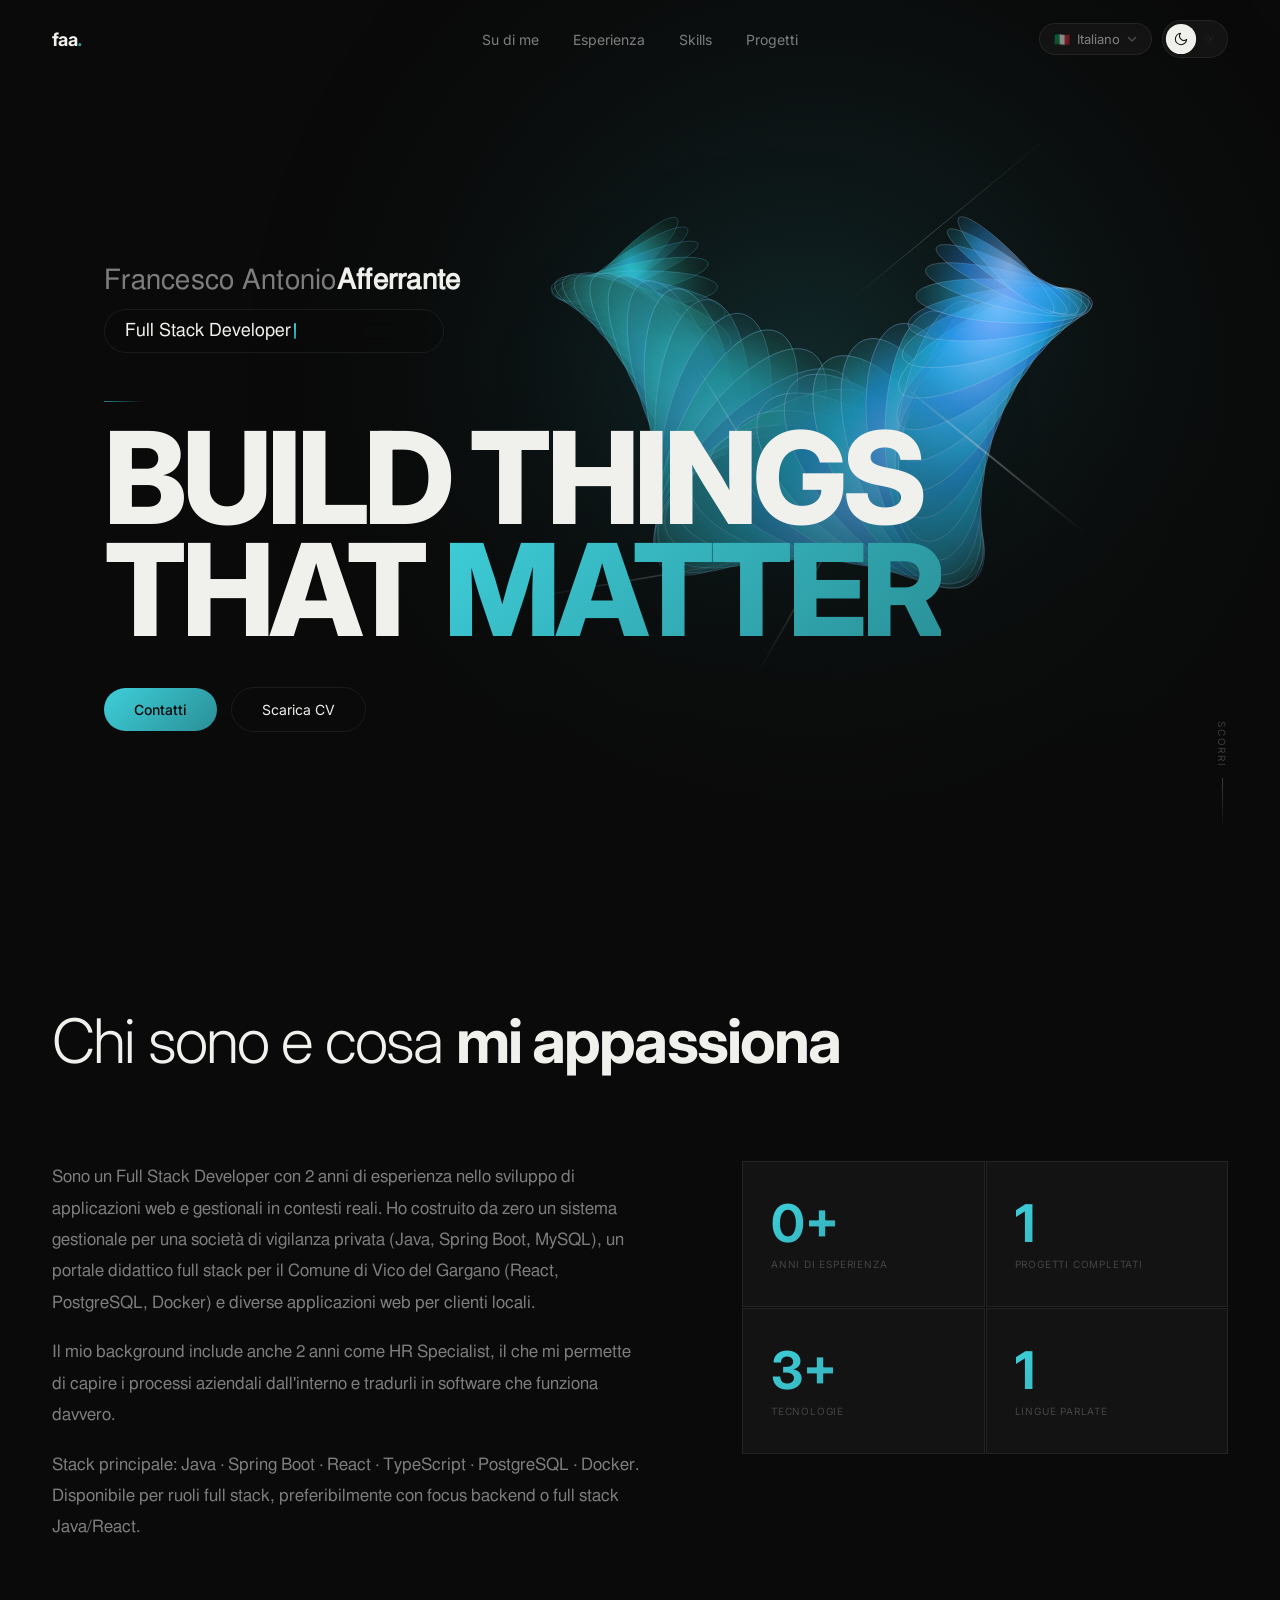
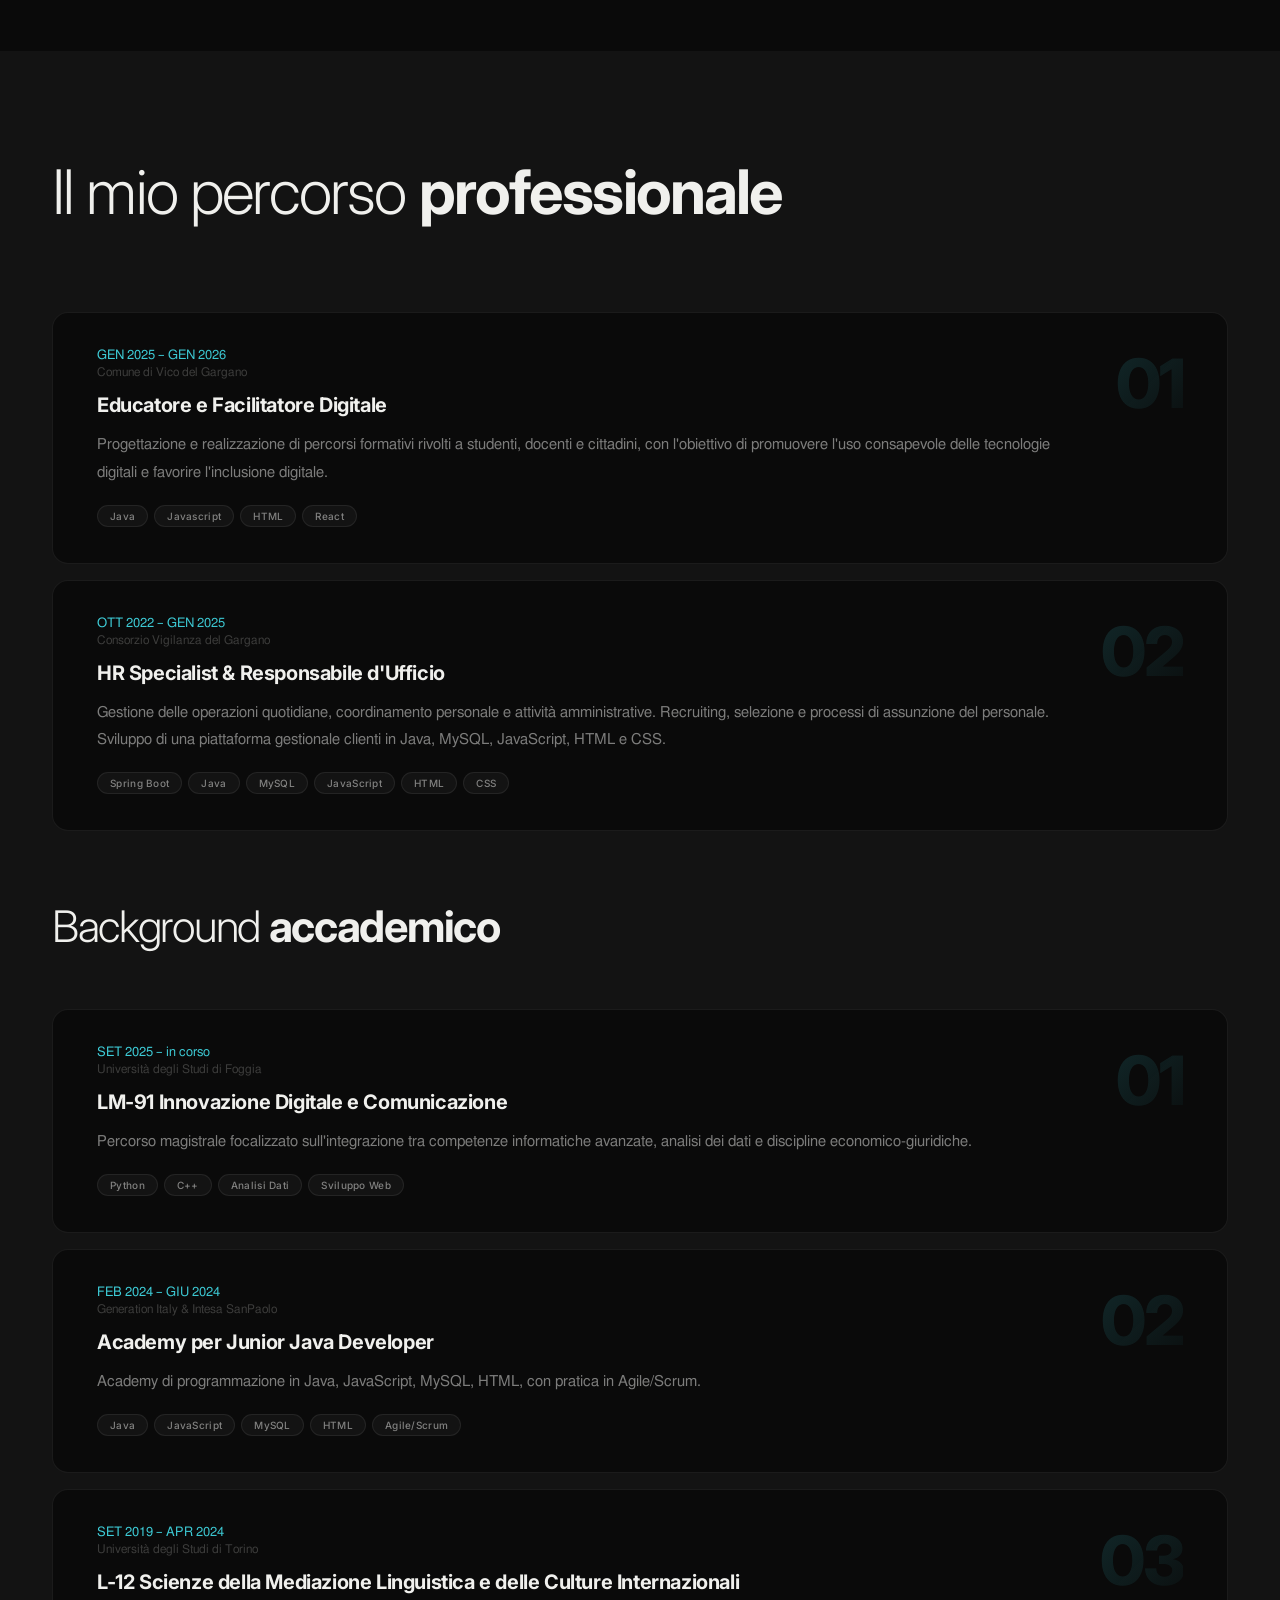
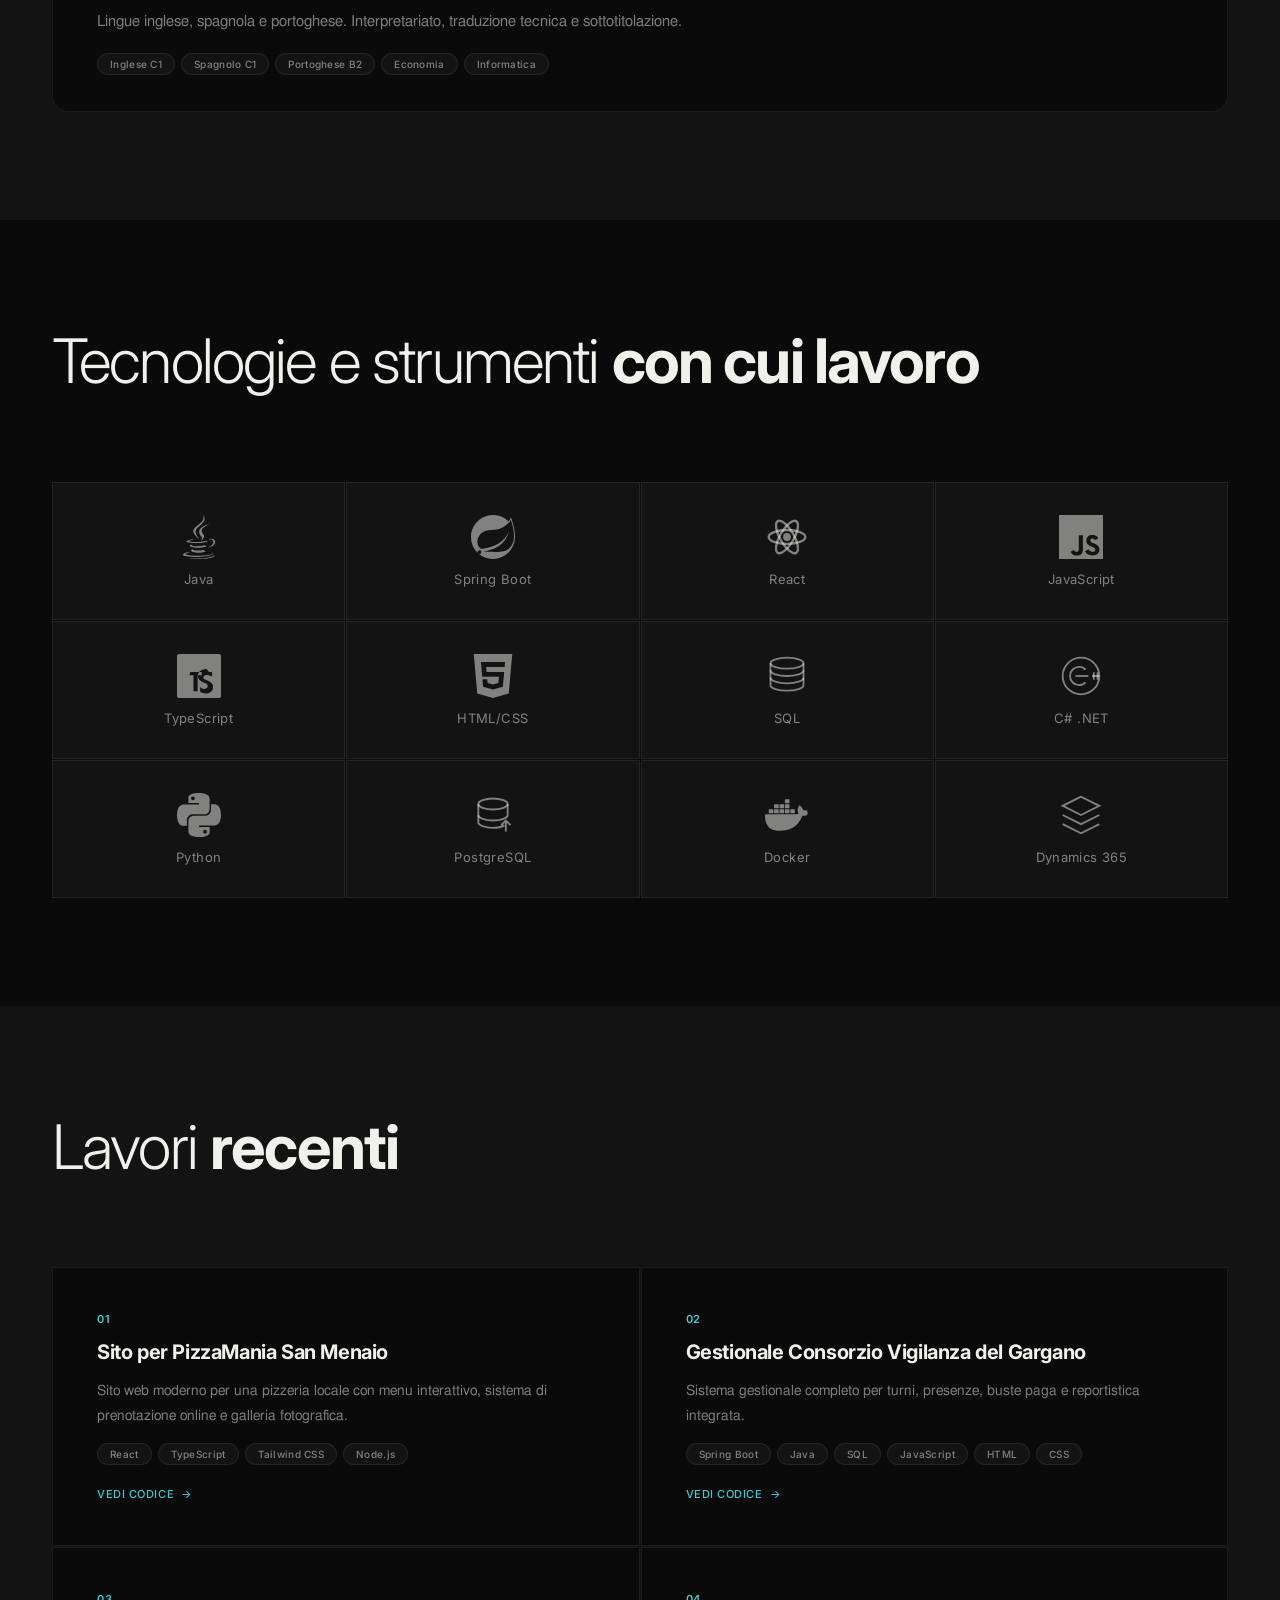
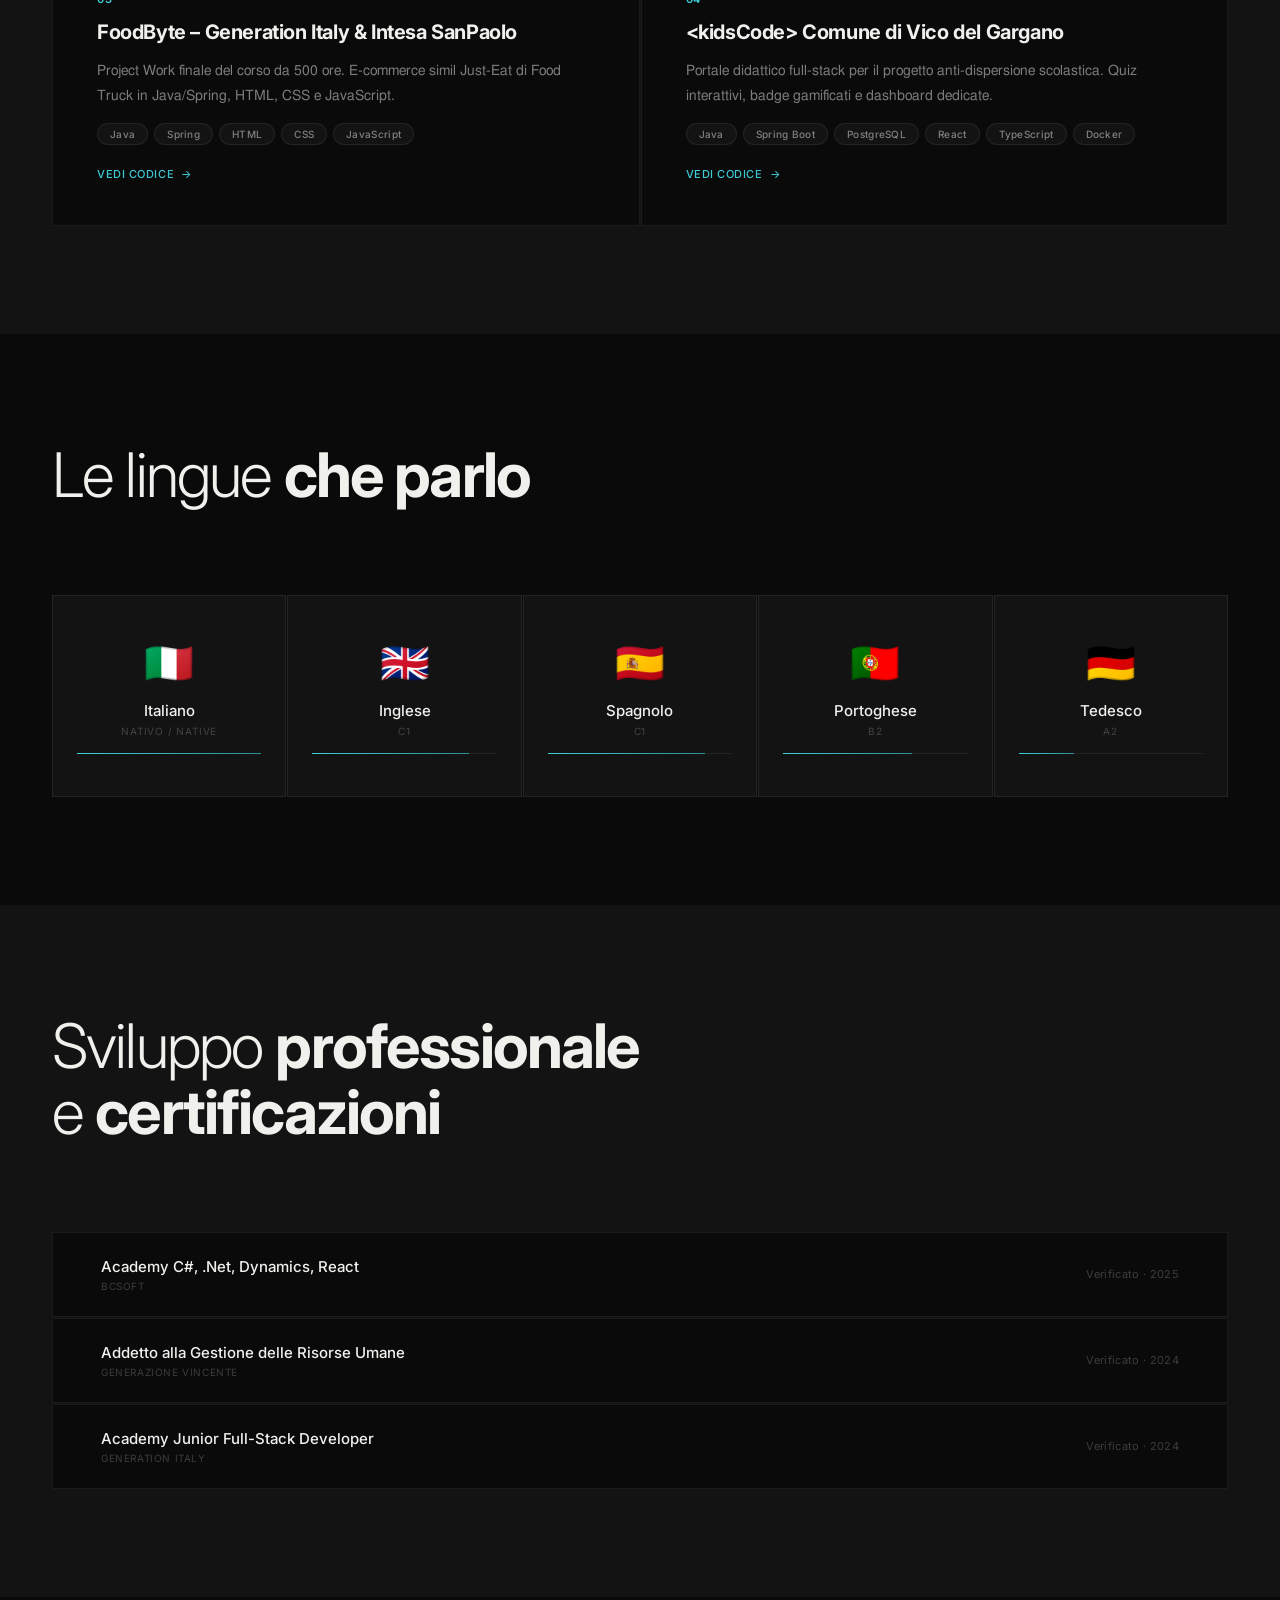
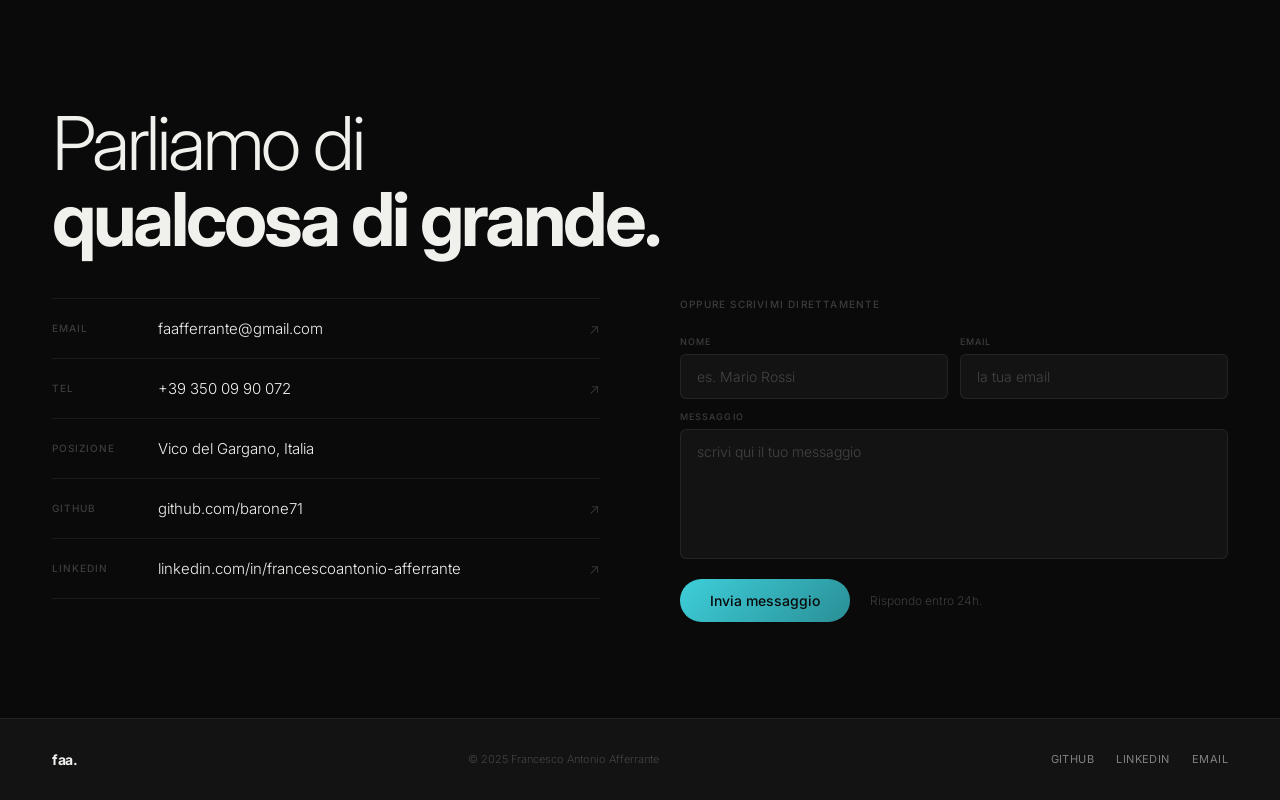
<file: index.html>
<!DOCTYPE html>
<html lang="it">
<head>
<meta charset="UTF-8"/>
<meta http-equiv="refresh" content="0;url=/it/"/>
<link rel="canonical" href="https://faafferrante.netlify.app/it/"/>
<title>Francesco Antonio Afferrante</title>
</head>
<body>
<script>window.location.replace('/it/');</script>
</body>
</html>
</file>
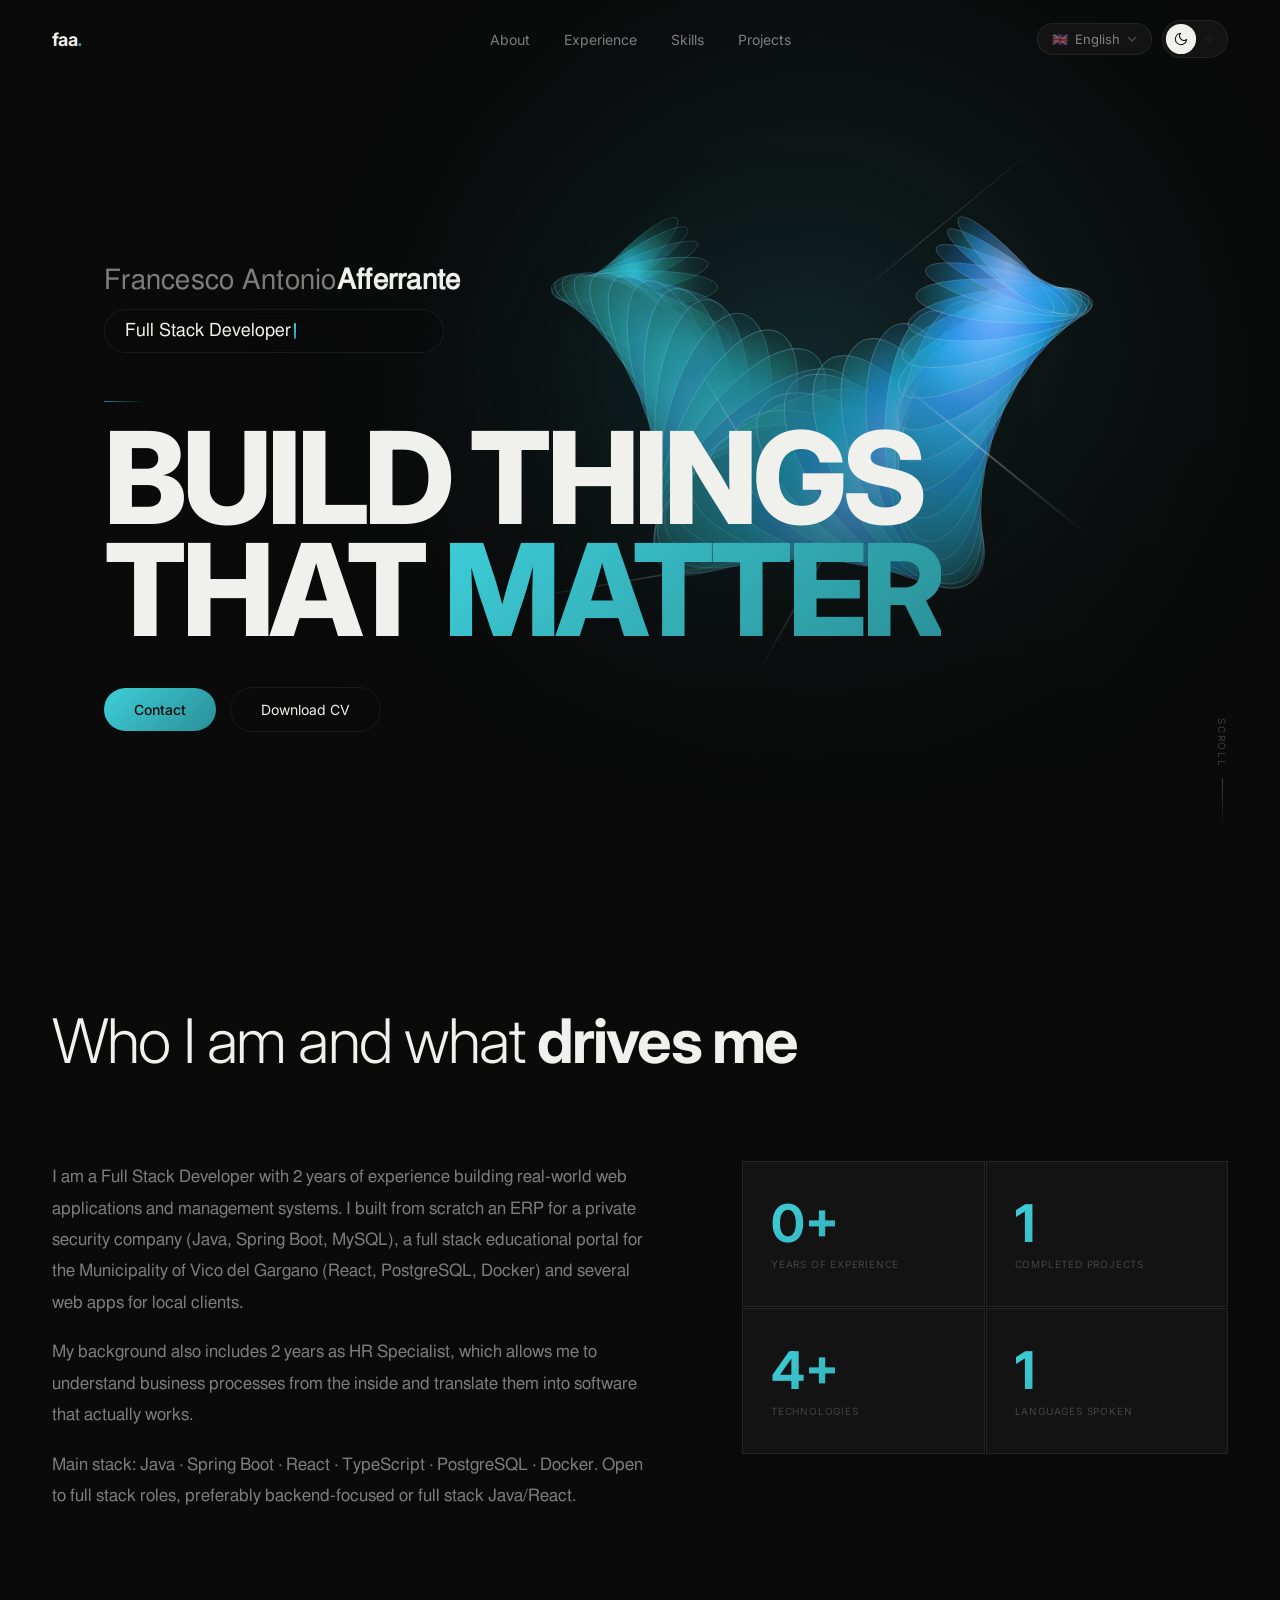
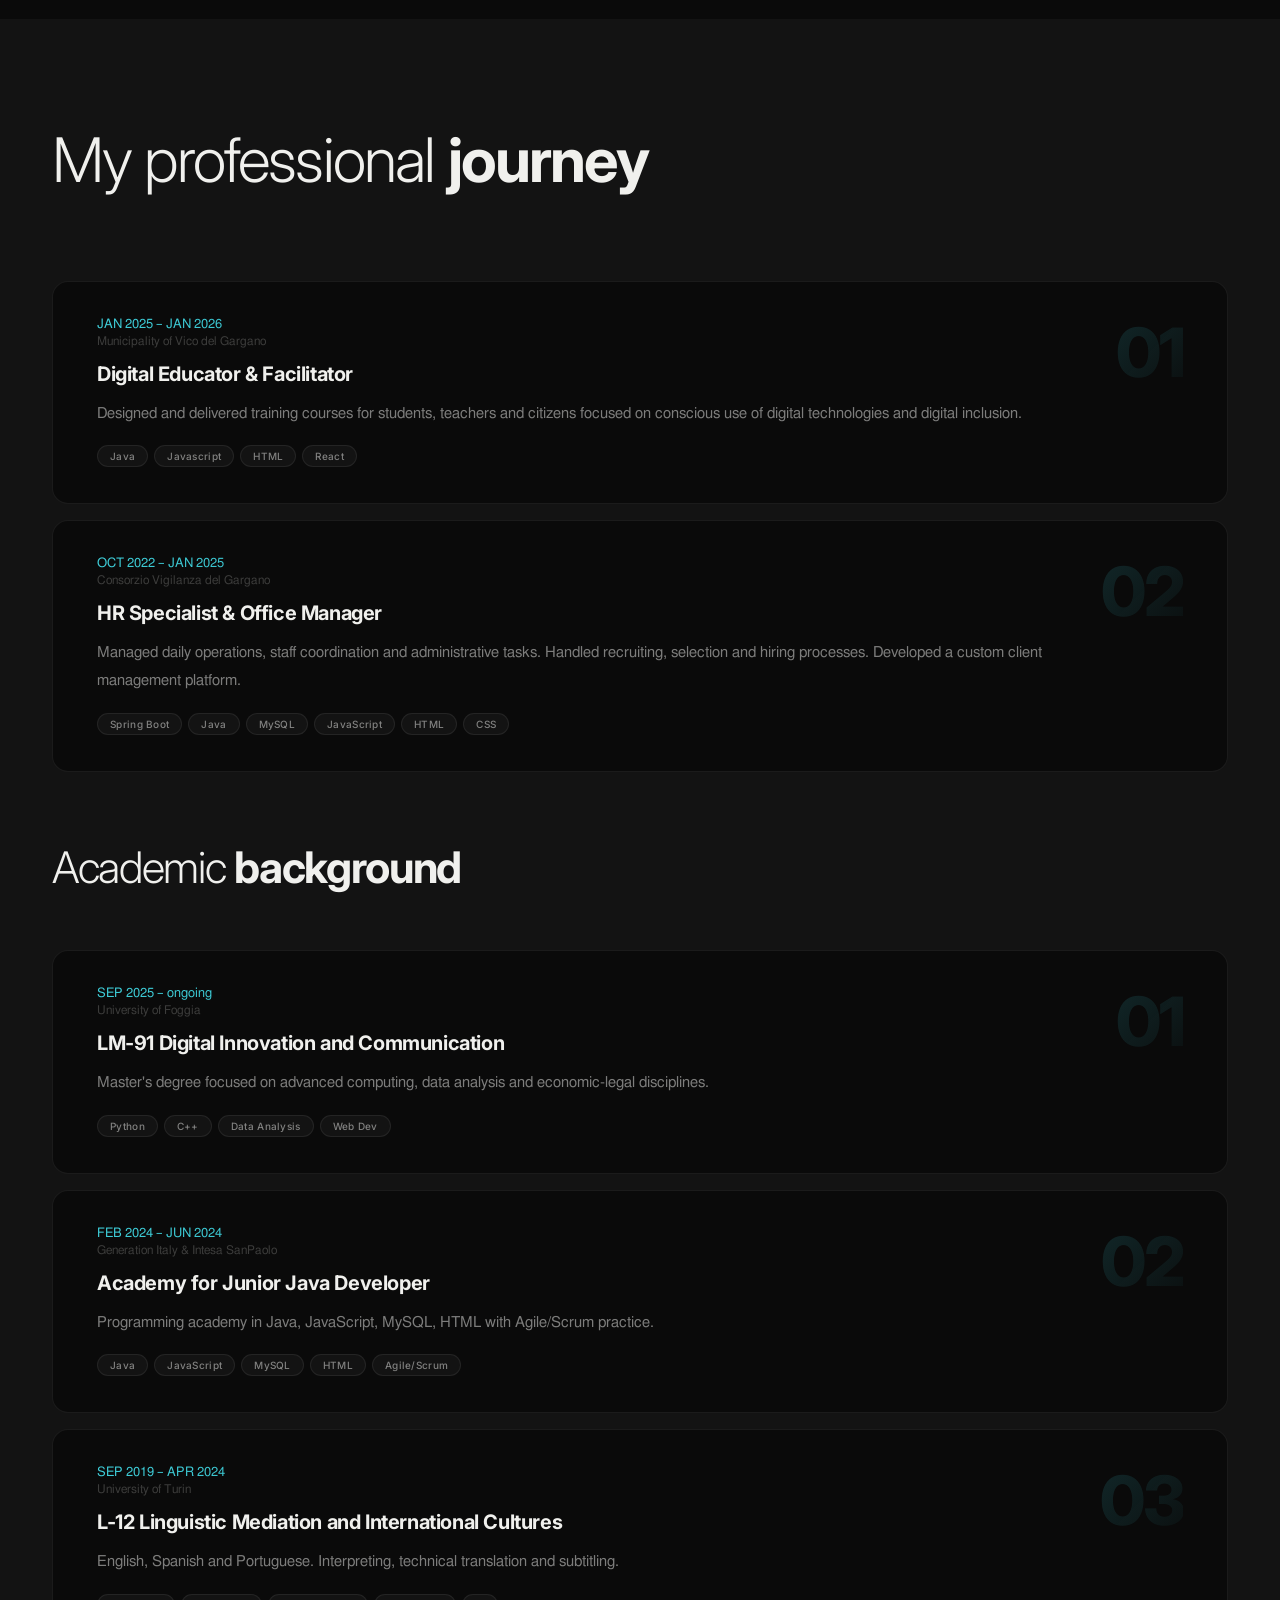
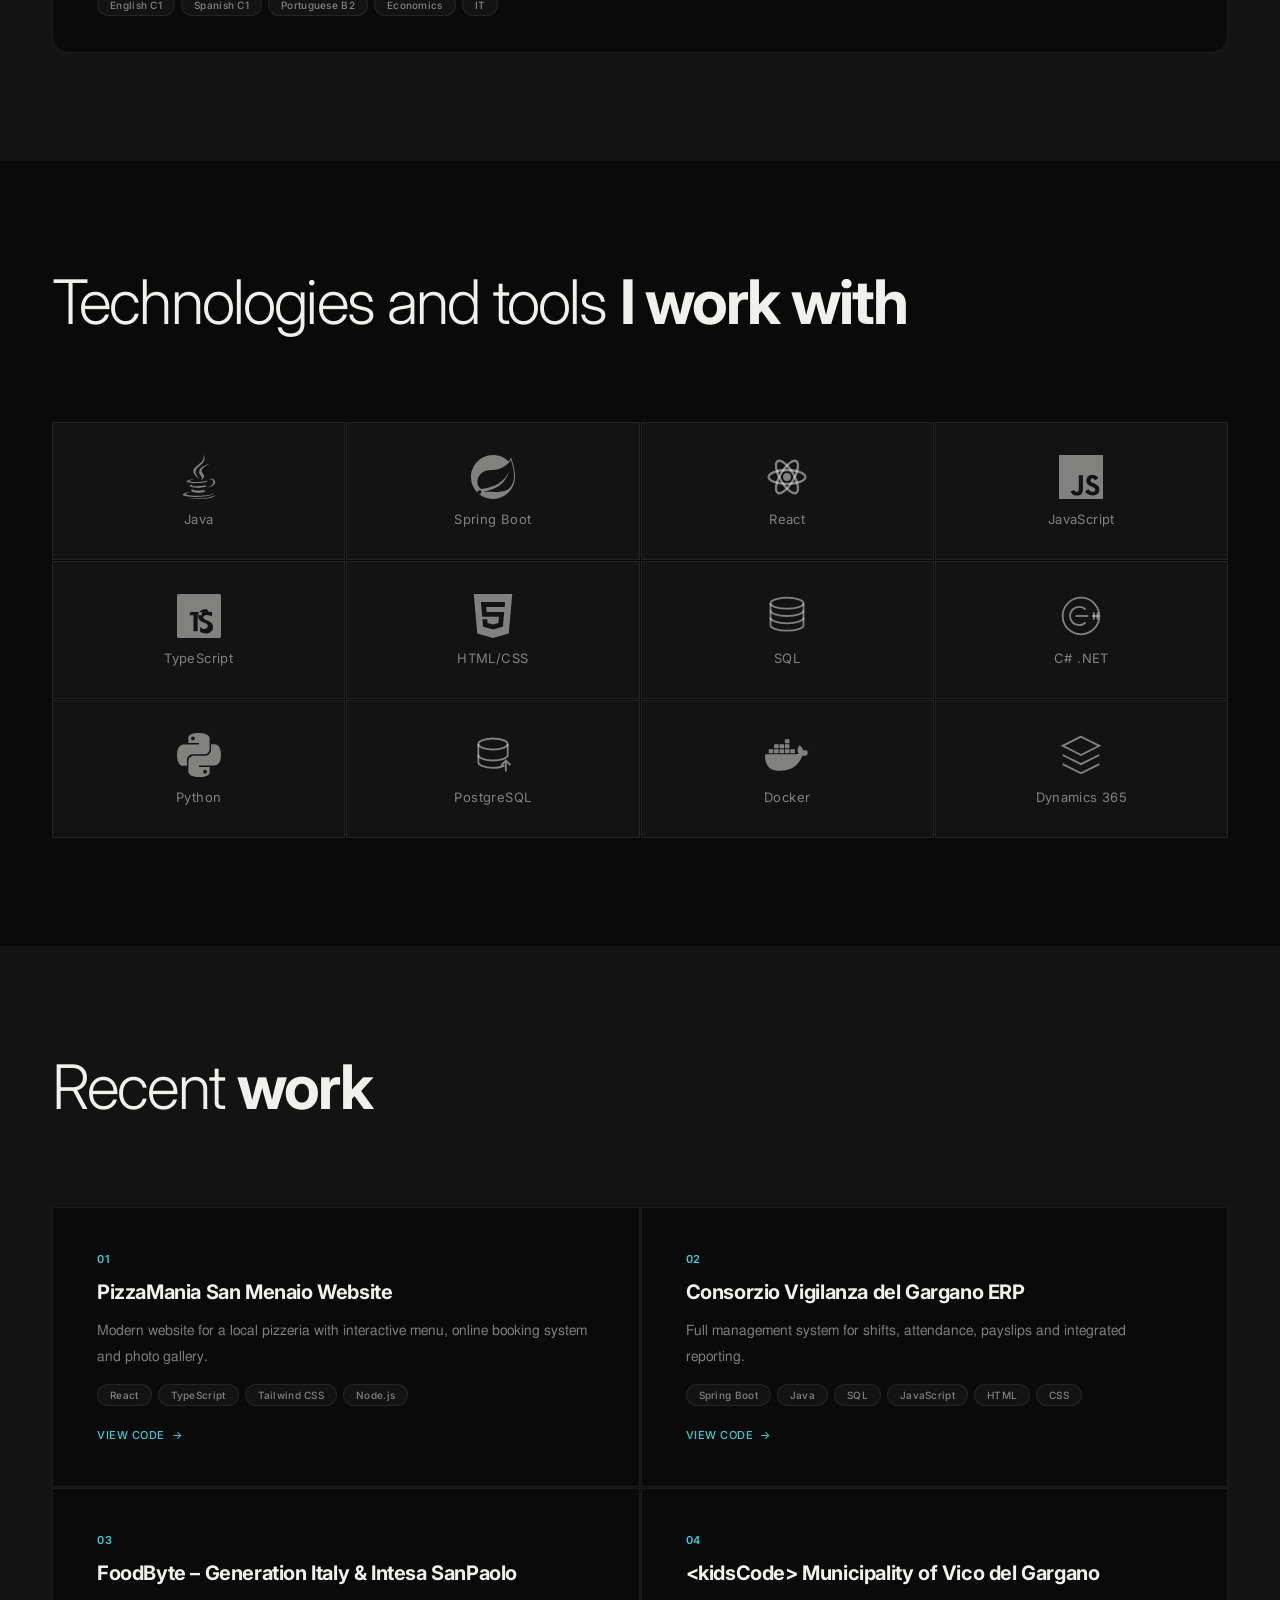
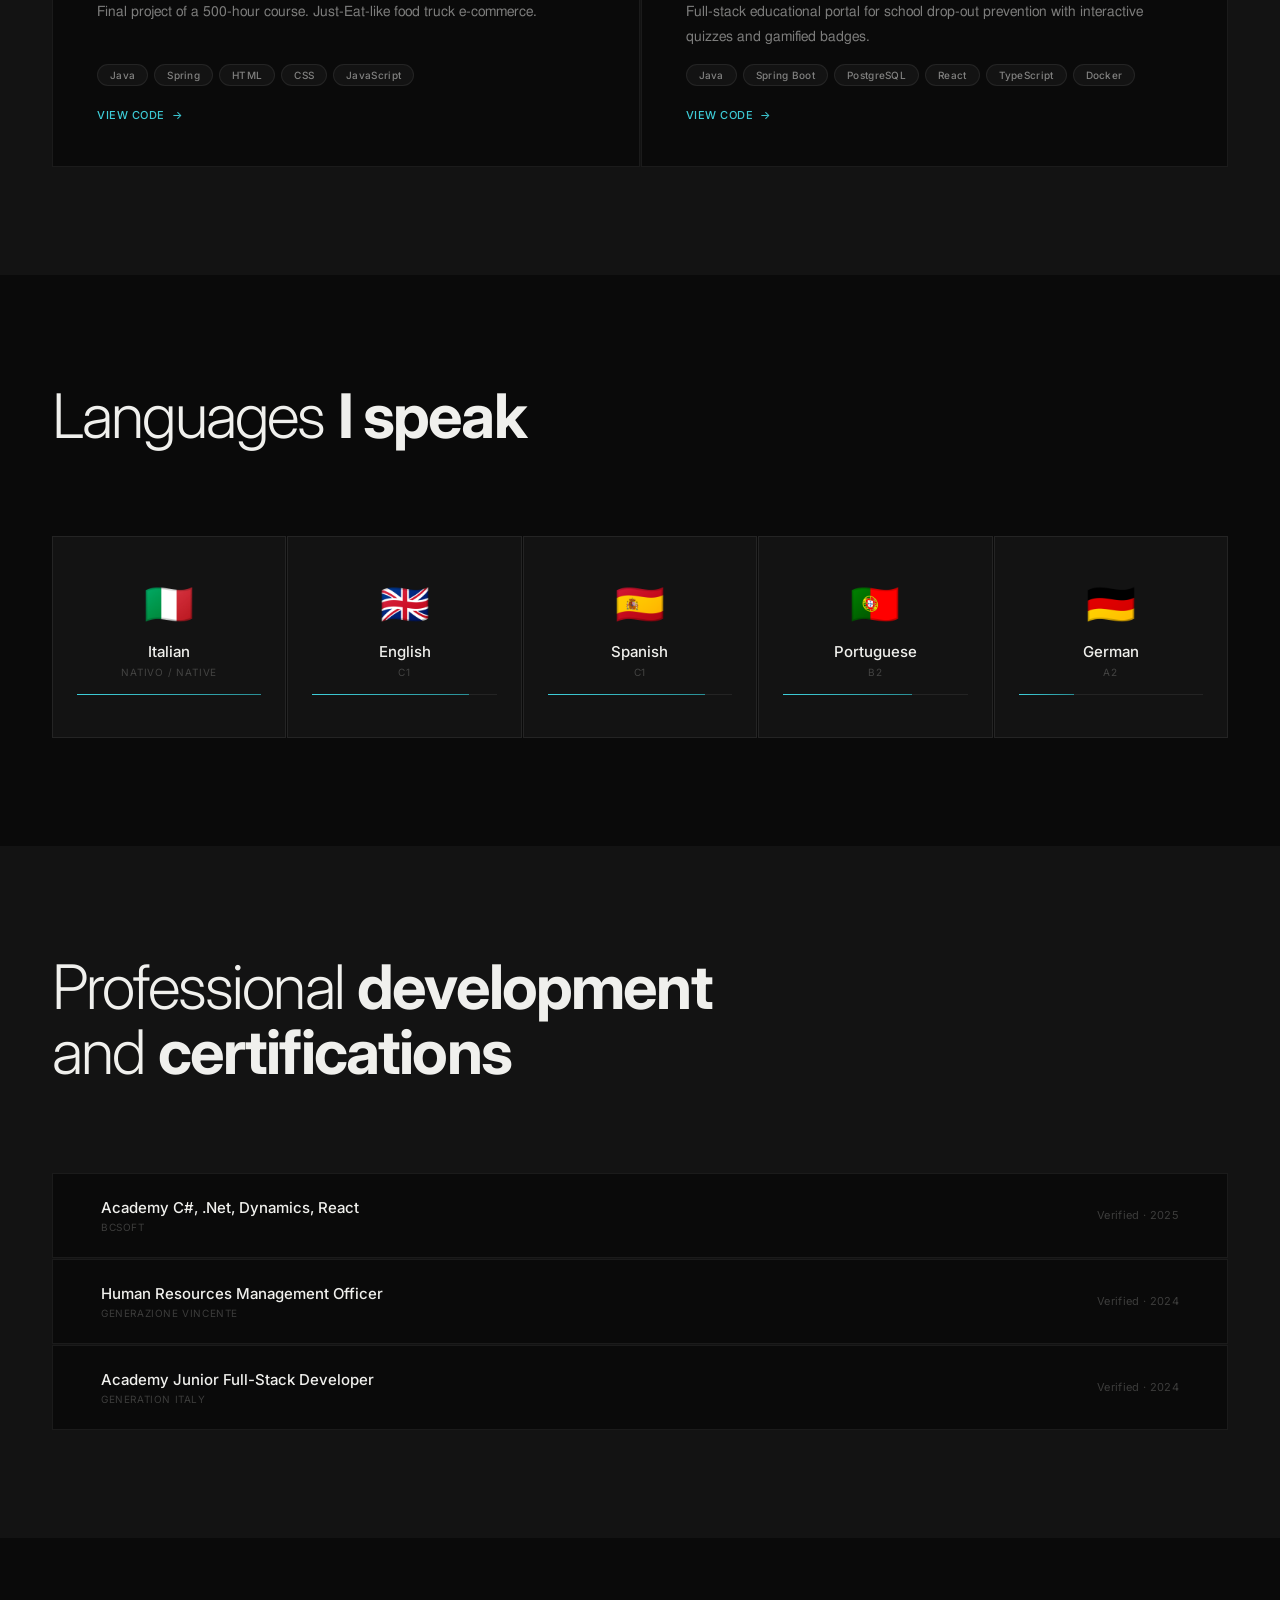
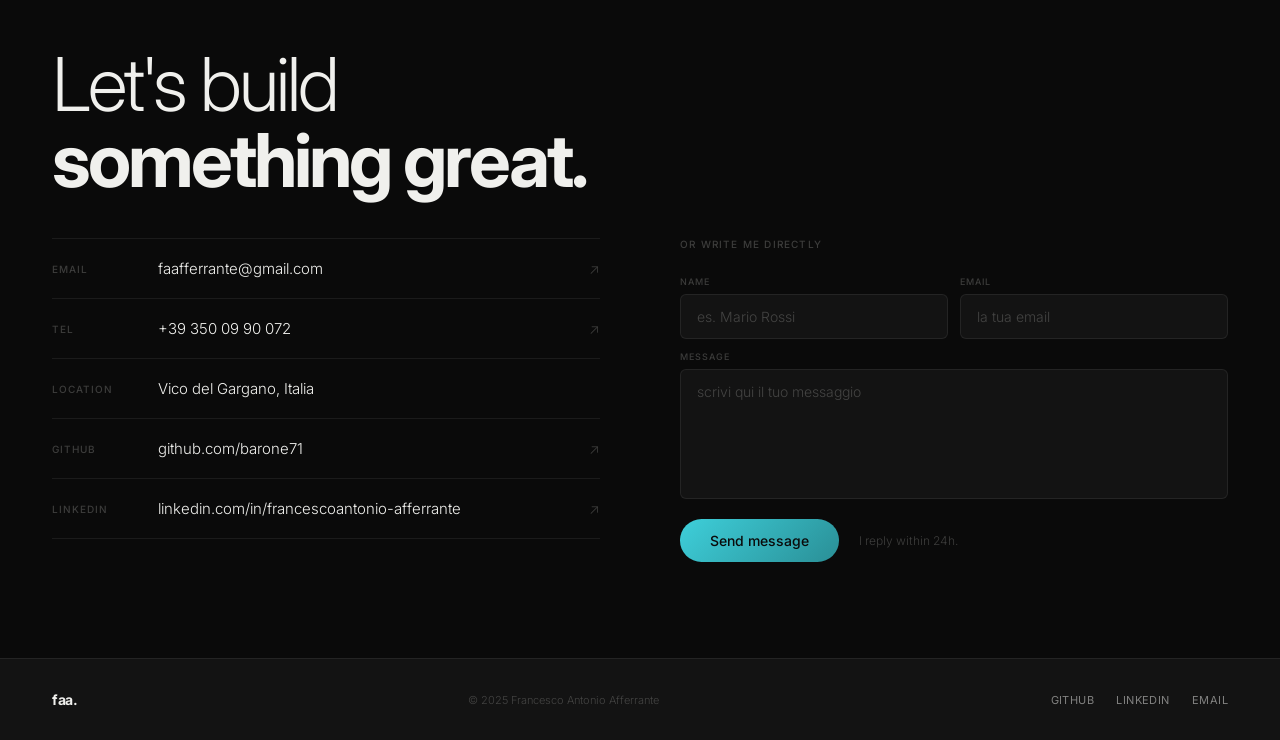
<file: en/index.html>
<!DOCTYPE html>
<html lang="en" data-theme="dark">
<head>
<meta charset="UTF-8"/>
<meta name="viewport" content="width=device-width, initial-scale=1.0"/>
<meta name="description" content="Full Stack Developer with 2 years of experience. Java · Spring Boot · React · TypeScript · PostgreSQL · Docker."/>
<title>Francesco Antonio Afferrante — Full Stack Developer</title>
<meta property="og:title" content="Francesco Antonio Afferrante — Full Stack Developer"/>
<meta property="og:description" content="Full Stack Developer with 2 years of experience. Java · Spring Boot · React · TypeScript · PostgreSQL · Docker."/>
<meta property="og:type" content="website"/>
<meta property="og:url" content="https://faafferrante.netlify.app/en/"/>
<meta name="twitter:card" content="summary_large_image"/>
<link rel="canonical" href="https://faafferrante.netlify.app/en/"/>
<link rel="alternate" hreflang="it" href="https://faafferrante.netlify.app/it/"/>
<link rel="alternate" hreflang="en" href="https://faafferrante.netlify.app/en/"/>
<link rel="alternate" hreflang="es" href="https://faafferrante.netlify.app/es/"/>
<link rel="alternate" hreflang="x-default" href="https://faafferrante.netlify.app/it/"/>
<link rel="icon" href="data:image/svg+xml,<svg xmlns='http://www.w3.org/2000/svg' viewBox='0 0 100 100'><rect width='100' height='100' rx='18' fill='%230a0a0a'/><text x='50' y='68' font-family='Inter,Arial,sans-serif' font-size='38' font-weight='800' fill='%233ecfda' text-anchor='middle' letter-spacing='-2'>faa.</text></svg>"/>
<link rel="preconnect" href="https://fonts.googleapis.com"/>
<link rel="preconnect" href="https://fonts.gstatic.com" crossorigin/>
<link href="https://fonts.googleapis.com/css2?family=Inter:wght@300;400;500;600;700;800;900&family=Crimson+Pro:wght@300;400;600&display=swap" rel="stylesheet"/>
<link rel="stylesheet" href="../assets/style.css"/>
</head>
<body>
<nav id="navbar">
  <div class="nav-logo" onclick="smoothTo('#hero')" role="button" tabindex="0" onkeypress="if(event.key==='Enter')smoothTo('#hero')">faa<em>.</em></div>
  <div class="nav-links">
    <a onclick="smoothTo('#about')" data-t="na">Su di me</a>
    <a onclick="smoothTo('#experience')" data-t="ne">Esperienza</a>
    <a onclick="smoothTo('#skills')" data-t="nsk">Skills</a>
    <a onclick="smoothTo('#projects')" data-t="np">Progetti</a>
  </div>
  <div class="nav-right">
    <div class="lang-wrap" id="langWrap">
      <button class="lang-trigger" id="langTrigger" onclick="toggleLang()">
        <span id="langFlag">🇮🇹</span>
        <span class="lang-trigger-label" id="langLabel">Italiano</span>
        <svg viewBox="0 0 10 6"><path d="M1 1l4 4 4-4"/></svg>
      </button>
      <div class="lang-menu" id="langMenu">
        <button class="lang-option active" onclick="setLang('it')"><span class="lflag">🇮🇹</span>Italiano</button>
        <button class="lang-option" onclick="setLang('en')"><span class="lflag">🇬🇧</span>English</button>
        <button class="lang-option" onclick="setLang('es')"><span class="lflag">🇪🇸</span>Español</button>
      </div>
    </div>
    <div class="mode-pill" onclick="toggleTheme()" title="cambia tema">
      <div class="mode-icon-wrap active" id="moonWrap">
        <svg viewBox="0 0 24 24" stroke-linecap="round" stroke-linejoin="round"><path d="M21 12.79A9 9 0 1 1 11.21 3 7 7 0 0 0 21 12.79z"/></svg>
      </div>
      <div class="mode-icon-wrap" id="sunWrap">
        <svg viewBox="0 0 24 24" stroke-linecap="round" stroke-linejoin="round"><circle cx="12" cy="12" r="4"/><line x1="12" y1="2" x2="12" y2="4"/><line x1="12" y1="20" x2="12" y2="22"/><line x1="4.22" y1="4.22" x2="5.64" y2="5.64"/><line x1="18.36" y1="18.36" x2="19.78" y2="19.78"/><line x1="2" y1="12" x2="4" y2="12"/><line x1="20" y1="12" x2="22" y2="12"/><line x1="4.22" y1="19.78" x2="5.64" y2="18.36"/><line x1="18.36" y1="5.64" x2="19.78" y2="4.22"/></svg>
      </div>
    </div>
  </div>
</nav>
<section id="hero">
  <canvas id="hero-canvas" aria-hidden="true"></canvas>
  <div class="hero-overlay"></div>
  <div class="hero-bottom">
    <div class="hero-intro-block">
      <div class="hero-name-line">Francesco Antonio <strong>Afferrante</strong></div>
      <div class="hero-tw-row">
        <div class="typewriter-pill"><span id="tw-text"></span><span class="typewriter-cursor"></span></div>
      </div>
    </div>
    <div class="hero-divider"></div>
    <h1 class="hero-headline"><span data-t="h1">Build things</span><br><span data-t="h2">that </span><span class="hero-accent" data-t="h2a">matter</span></h1>
    <div class="hero-actions-row">
      <a href="#contact" onclick="smoothTo('#contact');return false;" class="btn-primary" data-t="nc">Contatti</a>
      <a id="cvBtn" class="btn-ghost" data-t="cv">↓ Scarica CV</a>
    </div>
  </div>
  <div class="hero-scroll" data-t="scroll">Scorri</div>
</section>
<section id="about">
  <div class="fade-up section-header"><h2 class="section-title" data-t="at"></h2></div>
  <div class="about-grid">
    <div class="fade-up" style="transition-delay:80ms"><div class="about-text" id="aboutText"></div></div>
    <div class="fade-up" style="transition-delay:160ms"><div class="about-stats" id="aboutStats"></div></div>
  </div>
</section>
<section id="experience">
  <div class="fade-up section-header"><h2 class="section-title" data-t="et"></h2></div>
  <div class="exp-list" id="expList"></div>
  <div style="margin-top:72px">
    <div class="fade-up section-header"><h2 class="section-title" style="font-size:clamp(26px,3.4vw,44px)" data-t="edt"></h2></div>
    <div class="exp-list" id="eduList" style="margin-top:36px"></div>
  </div>
</section>
<section id="skills">
  <div class="fade-up section-header"><h2 class="section-title" data-t="skt"></h2></div>
  <div class="skills-grid" id="skillsGrid"></div>
</section>
<section id="projects">
  <div class="fade-up section-header"><h2 class="section-title" data-t="pt"></h2></div>
  <div class="projects-grid" id="projectsGrid"></div>
</section>
<section id="languages">
  <div class="fade-up section-header"><h2 class="section-title" data-t="lt"></h2></div>
  <div class="lang-grid" id="langGrid"></div>
</section>
<section id="certifications" style="background:var(--bg2)">
  <div class="fade-up section-header"><h2 class="section-title" data-t="ct"></h2></div>
  <div class="cert-list" id="certList"></div>
</section>
<section id="contact">
  <div class="fade-up section-header">
    <p class="contact-big" id="contactBig"></p>
    <div class="contact-layout">
      <div class="contact-row" id="contactLinks"></div>
      <div>
        <div class="contact-form-title" data-t="ft">Oppure scrivimi direttamente</div>
        <div id="formArea">
          <form id="contactForm" onsubmit="submitForm(event)" novalidate>
            <div class="form-row">
              <div class="form-field">
                <label class="form-label" data-t="fn">Nome</label>
                <input class="form-input" type="text" id="fName" placeholder="es. Mario Rossi" required/>
              </div>
              <div class="form-field">
                <label class="form-label" data-t="fe">Email</label>
                <input class="form-input" type="email" id="fEmail" placeholder="la tua email" required/>
              </div>
            </div>
            <div class="form-field form-full" style="margin-bottom:0">
              <label class="form-label" data-t="fm">Messaggio</label>
              <textarea class="form-input" id="fMsg" rows="6" placeholder="scrivi qui il tuo messaggio" required></textarea>
            </div>
            <div class="form-submit-row">
              <button class="btn-primary" type="submit" id="fBtn" data-t="fs">Invia messaggio</button>
              <span class="form-note" id="fNote" data-t="fnote">Rispondo entro 24h.</span>
            </div>
          </form>
        </div>
      </div>
    </div>
  </div>
</section>
<footer>
  <div class="footer-logo">faa.</div>
  <div class="footer-copy">© 2025 Francesco Antonio Afferrante</div>
  <div class="social-links">
    <a href="https://github.com/barone71" target="_blank" rel="noopener noreferrer" class="social-link">GitHub</a>
    <a href="https://www.linkedin.com/in/francescoantonio-afferrante/" target="_blank" rel="noopener noreferrer" class="social-link">LinkedIn</a>
    <a href="mailto:faafferrante@gmail.com" class="social-link">Email</a>
  </div>
</footer>
<script>const LANG='en';</script>
<script src="../assets/app.js"></script>
</body>
</html>
</file>
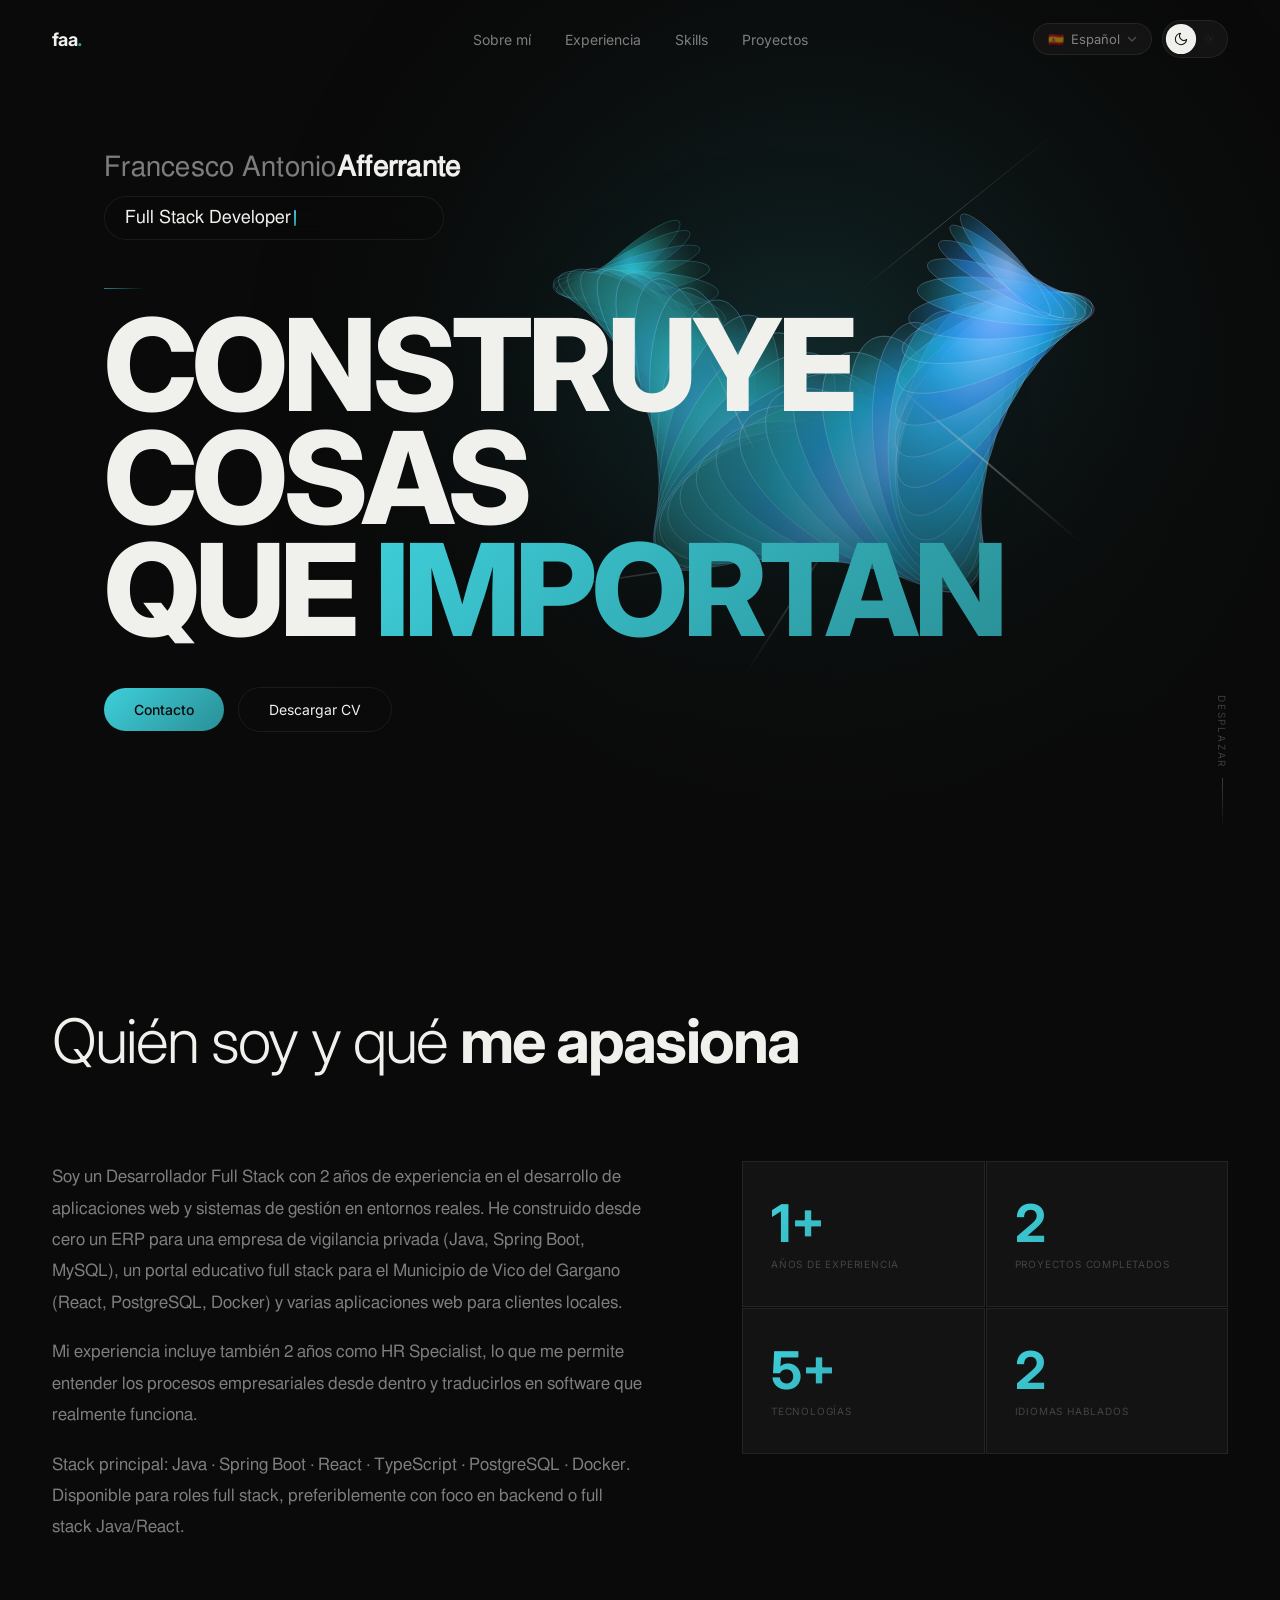
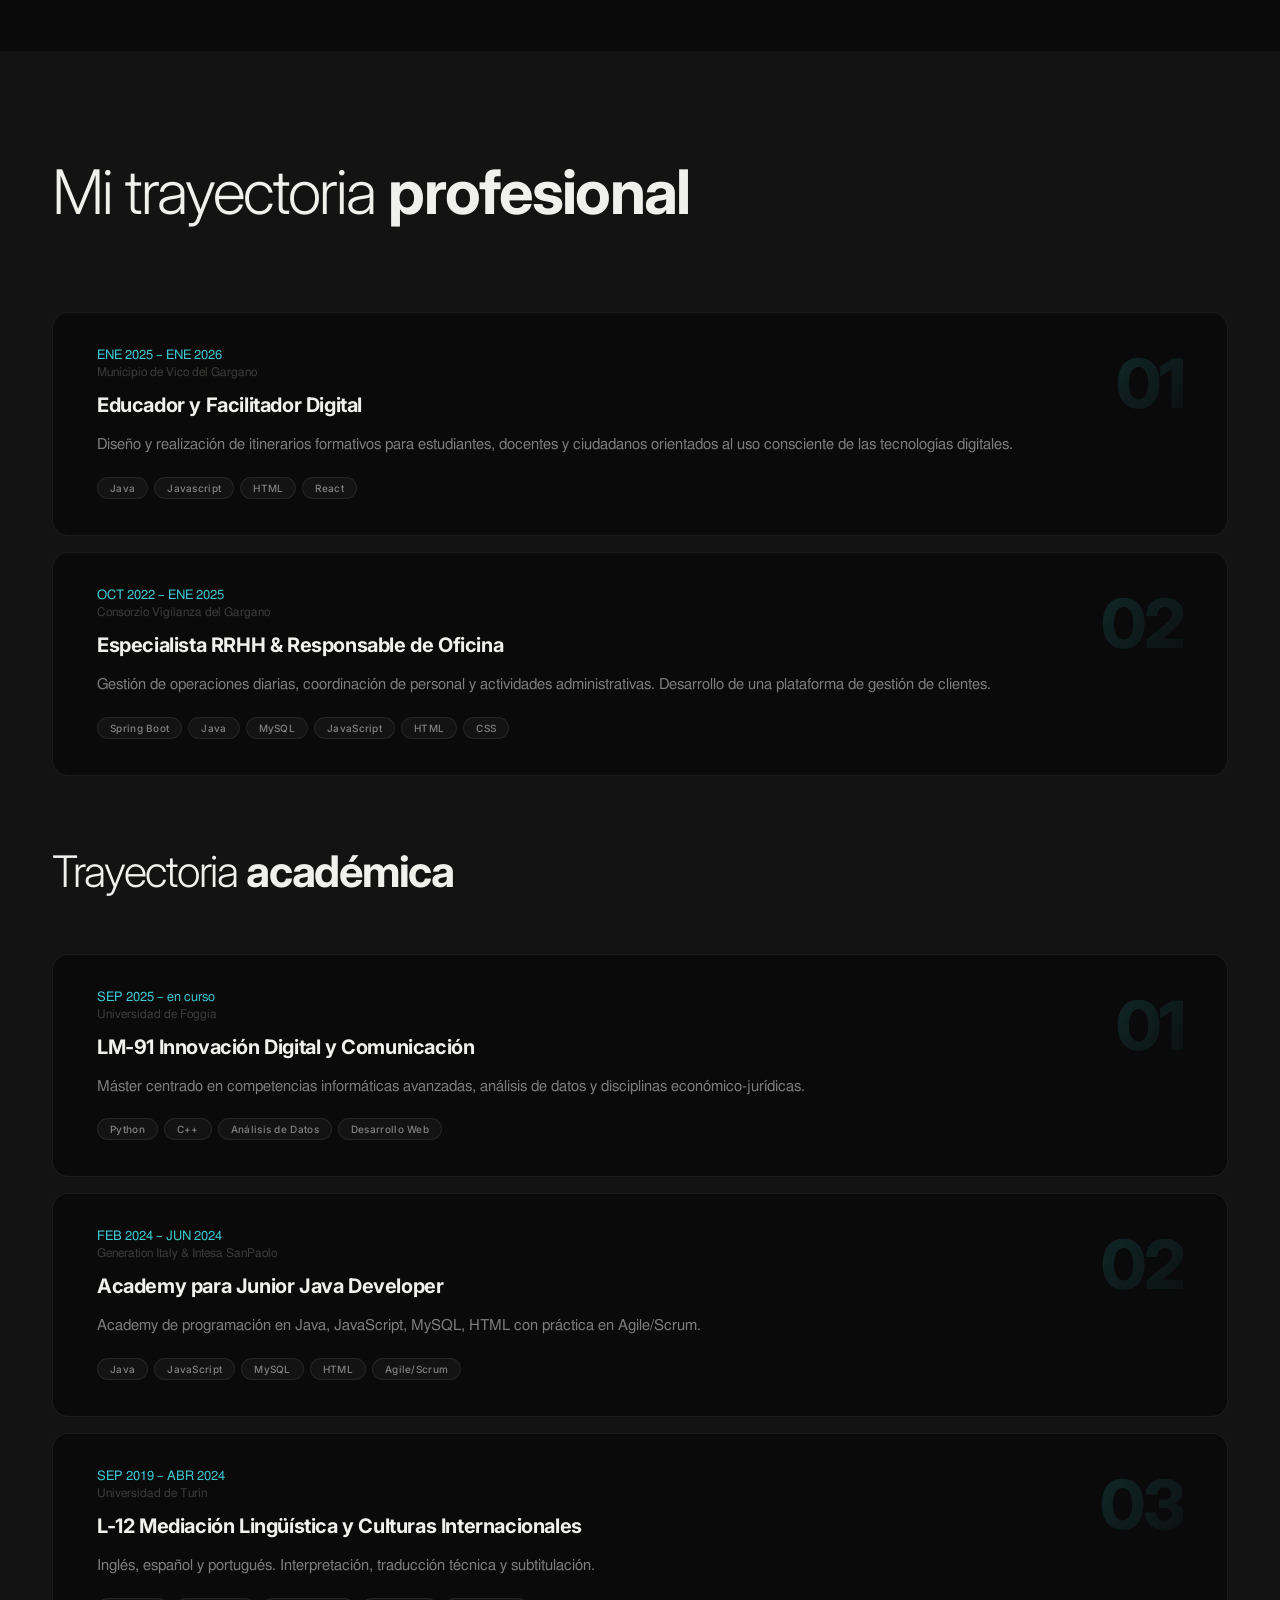
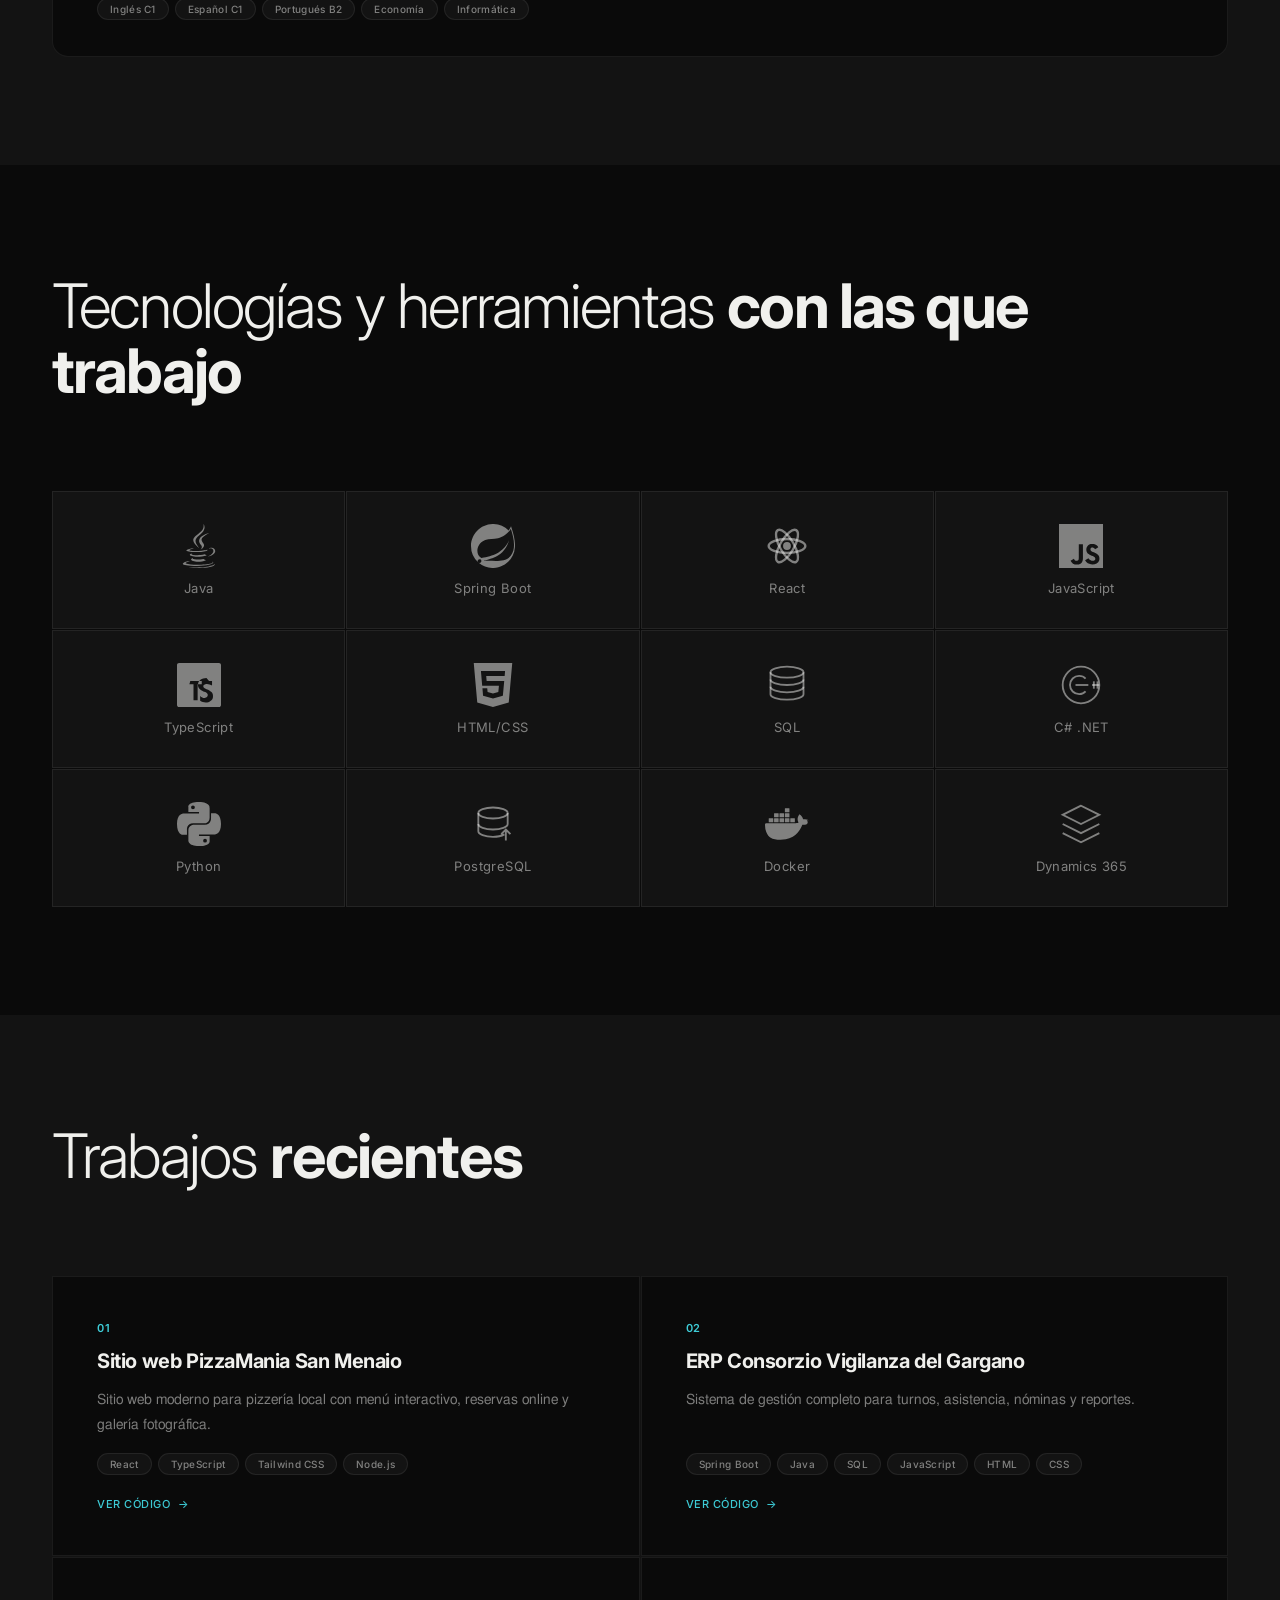
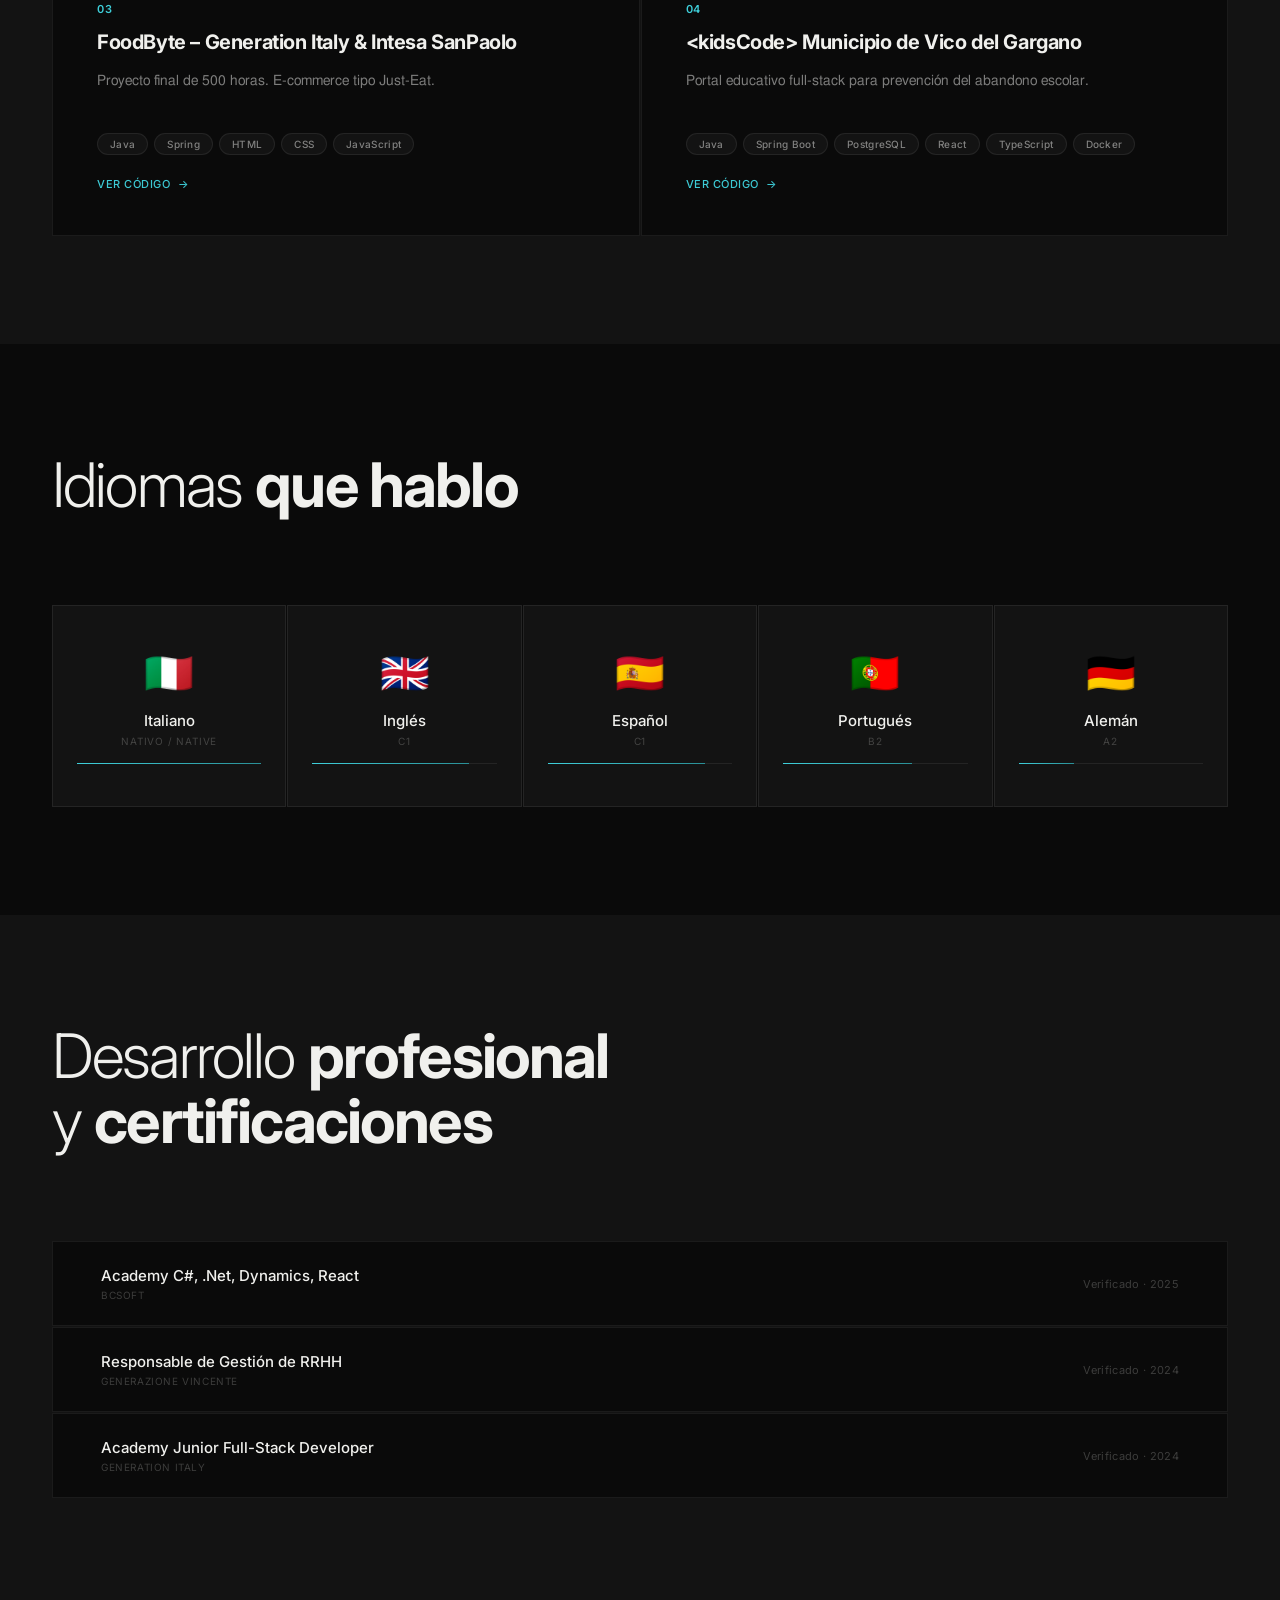
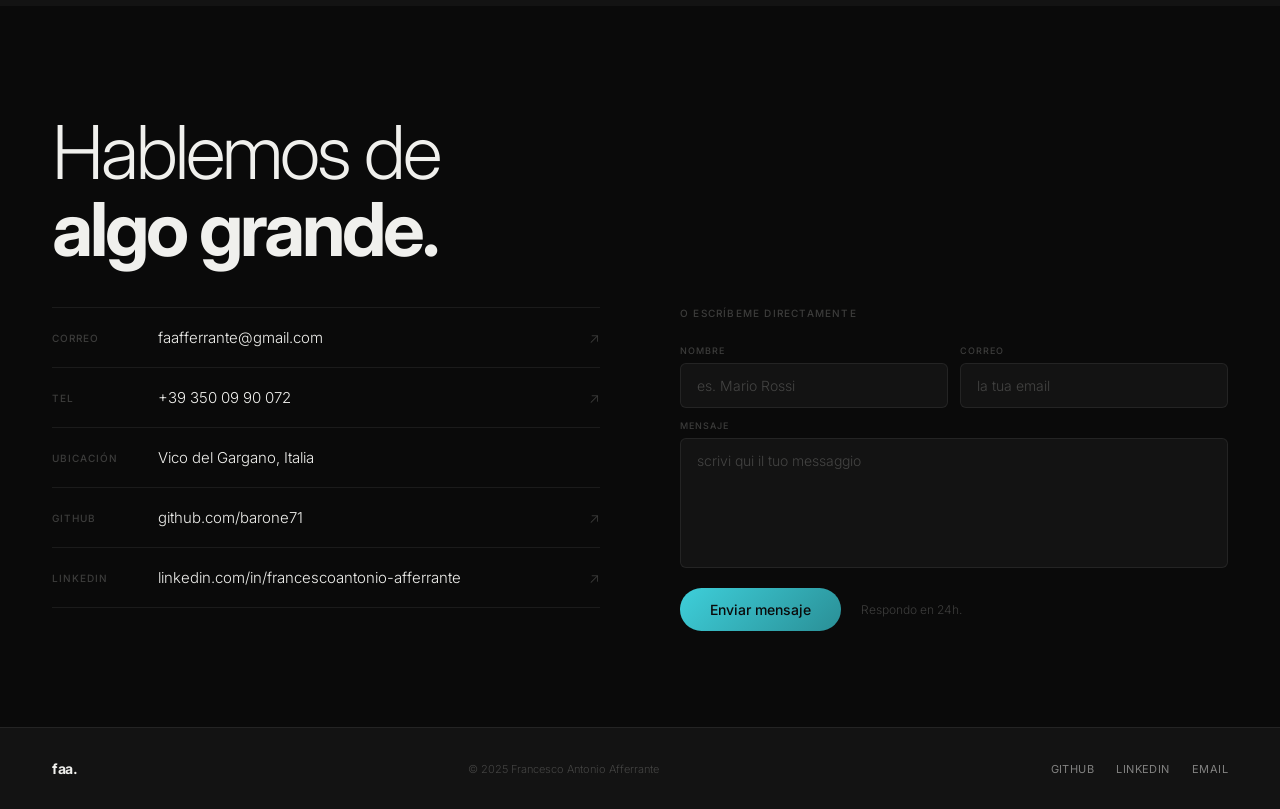
<file: es/index.html>
<!DOCTYPE html>
<html lang="es" data-theme="dark">
<head>
<meta charset="UTF-8"/>
<meta name="viewport" content="width=device-width, initial-scale=1.0"/>
<meta name="description" content="Desarrollador Full Stack con 2 años de experiencia. Java · Spring Boot · React · TypeScript · PostgreSQL · Docker."/>
<title>Francesco Antonio Afferrante — Full Stack Developer</title>
<meta property="og:title" content="Francesco Antonio Afferrante — Full Stack Developer"/>
<meta property="og:description" content="Desarrollador Full Stack con 2 años de experiencia. Java · Spring Boot · React · TypeScript · PostgreSQL · Docker."/>
<meta property="og:type" content="website"/>
<meta property="og:url" content="https://faafferrante.netlify.app/es/"/>
<meta name="twitter:card" content="summary_large_image"/>
<link rel="canonical" href="https://faafferrante.netlify.app/es/"/>
<link rel="alternate" hreflang="it" href="https://faafferrante.netlify.app/it/"/>
<link rel="alternate" hreflang="en" href="https://faafferrante.netlify.app/en/"/>
<link rel="alternate" hreflang="es" href="https://faafferrante.netlify.app/es/"/>
<link rel="alternate" hreflang="x-default" href="https://faafferrante.netlify.app/it/"/>
<link rel="icon" href="data:image/svg+xml,<svg xmlns='http://www.w3.org/2000/svg' viewBox='0 0 100 100'><rect width='100' height='100' rx='18' fill='%230a0a0a'/><text x='50' y='68' font-family='Inter,Arial,sans-serif' font-size='38' font-weight='800' fill='%233ecfda' text-anchor='middle' letter-spacing='-2'>faa.</text></svg>"/>
<link rel="preconnect" href="https://fonts.googleapis.com"/>
<link rel="preconnect" href="https://fonts.gstatic.com" crossorigin/>
<link href="https://fonts.googleapis.com/css2?family=Inter:wght@300;400;500;600;700;800;900&family=Crimson+Pro:wght@300;400;600&display=swap" rel="stylesheet"/>
<link rel="stylesheet" href="../assets/style.css"/>
</head>
<body>
<nav id="navbar">
  <div class="nav-logo" onclick="smoothTo('#hero')" role="button" tabindex="0" onkeypress="if(event.key==='Enter')smoothTo('#hero')">faa<em>.</em></div>
  <div class="nav-links">
    <a onclick="smoothTo('#about')" data-t="na">Su di me</a>
    <a onclick="smoothTo('#experience')" data-t="ne">Esperienza</a>
    <a onclick="smoothTo('#skills')" data-t="nsk">Skills</a>
    <a onclick="smoothTo('#projects')" data-t="np">Progetti</a>
  </div>
  <div class="nav-right">
    <div class="lang-wrap" id="langWrap">
      <button class="lang-trigger" id="langTrigger" onclick="toggleLang()">
        <span id="langFlag">🇮🇹</span>
        <span class="lang-trigger-label" id="langLabel">Italiano</span>
        <svg viewBox="0 0 10 6"><path d="M1 1l4 4 4-4"/></svg>
      </button>
      <div class="lang-menu" id="langMenu">
        <button class="lang-option active" onclick="setLang('it')"><span class="lflag">🇮🇹</span>Italiano</button>
        <button class="lang-option" onclick="setLang('en')"><span class="lflag">🇬🇧</span>English</button>
        <button class="lang-option" onclick="setLang('es')"><span class="lflag">🇪🇸</span>Español</button>
      </div>
    </div>
    <div class="mode-pill" onclick="toggleTheme()" title="cambia tema">
      <div class="mode-icon-wrap active" id="moonWrap">
        <svg viewBox="0 0 24 24" stroke-linecap="round" stroke-linejoin="round"><path d="M21 12.79A9 9 0 1 1 11.21 3 7 7 0 0 0 21 12.79z"/></svg>
      </div>
      <div class="mode-icon-wrap" id="sunWrap">
        <svg viewBox="0 0 24 24" stroke-linecap="round" stroke-linejoin="round"><circle cx="12" cy="12" r="4"/><line x1="12" y1="2" x2="12" y2="4"/><line x1="12" y1="20" x2="12" y2="22"/><line x1="4.22" y1="4.22" x2="5.64" y2="5.64"/><line x1="18.36" y1="18.36" x2="19.78" y2="19.78"/><line x1="2" y1="12" x2="4" y2="12"/><line x1="20" y1="12" x2="22" y2="12"/><line x1="4.22" y1="19.78" x2="5.64" y2="18.36"/><line x1="18.36" y1="5.64" x2="19.78" y2="4.22"/></svg>
      </div>
    </div>
  </div>
</nav>
<section id="hero">
  <canvas id="hero-canvas" aria-hidden="true"></canvas>
  <div class="hero-overlay"></div>
  <div class="hero-bottom">
    <div class="hero-intro-block">
      <div class="hero-name-line">Francesco Antonio <strong>Afferrante</strong></div>
      <div class="hero-tw-row">
        <div class="typewriter-pill"><span id="tw-text"></span><span class="typewriter-cursor"></span></div>
      </div>
    </div>
    <div class="hero-divider"></div>
    <h1 class="hero-headline"><span data-t="h1">Build things</span><br><span data-t="h2">that </span><span class="hero-accent" data-t="h2a">matter</span></h1>
    <div class="hero-actions-row">
      <a href="#contact" onclick="smoothTo('#contact');return false;" class="btn-primary" data-t="nc">Contatti</a>
      <a id="cvBtn" class="btn-ghost" data-t="cv">↓ Scarica CV</a>
    </div>
  </div>
  <div class="hero-scroll" data-t="scroll">Scorri</div>
</section>
<section id="about">
  <div class="fade-up section-header"><h2 class="section-title" data-t="at"></h2></div>
  <div class="about-grid">
    <div class="fade-up" style="transition-delay:80ms"><div class="about-text" id="aboutText"></div></div>
    <div class="fade-up" style="transition-delay:160ms"><div class="about-stats" id="aboutStats"></div></div>
  </div>
</section>
<section id="experience">
  <div class="fade-up section-header"><h2 class="section-title" data-t="et"></h2></div>
  <div class="exp-list" id="expList"></div>
  <div style="margin-top:72px">
    <div class="fade-up section-header"><h2 class="section-title" style="font-size:clamp(26px,3.4vw,44px)" data-t="edt"></h2></div>
    <div class="exp-list" id="eduList" style="margin-top:36px"></div>
  </div>
</section>
<section id="skills">
  <div class="fade-up section-header"><h2 class="section-title" data-t="skt"></h2></div>
  <div class="skills-grid" id="skillsGrid"></div>
</section>
<section id="projects">
  <div class="fade-up section-header"><h2 class="section-title" data-t="pt"></h2></div>
  <div class="projects-grid" id="projectsGrid"></div>
</section>
<section id="languages">
  <div class="fade-up section-header"><h2 class="section-title" data-t="lt"></h2></div>
  <div class="lang-grid" id="langGrid"></div>
</section>
<section id="certifications" style="background:var(--bg2)">
  <div class="fade-up section-header"><h2 class="section-title" data-t="ct"></h2></div>
  <div class="cert-list" id="certList"></div>
</section>
<section id="contact">
  <div class="fade-up section-header">
    <p class="contact-big" id="contactBig"></p>
    <div class="contact-layout">
      <div class="contact-row" id="contactLinks"></div>
      <div>
        <div class="contact-form-title" data-t="ft">Oppure scrivimi direttamente</div>
        <div id="formArea">
          <form id="contactForm" onsubmit="submitForm(event)" novalidate>
            <div class="form-row">
              <div class="form-field">
                <label class="form-label" data-t="fn">Nome</label>
                <input class="form-input" type="text" id="fName" placeholder="es. Mario Rossi" required/>
              </div>
              <div class="form-field">
                <label class="form-label" data-t="fe">Email</label>
                <input class="form-input" type="email" id="fEmail" placeholder="la tua email" required/>
              </div>
            </div>
            <div class="form-field form-full" style="margin-bottom:0">
              <label class="form-label" data-t="fm">Messaggio</label>
              <textarea class="form-input" id="fMsg" rows="6" placeholder="scrivi qui il tuo messaggio" required></textarea>
            </div>
            <div class="form-submit-row">
              <button class="btn-primary" type="submit" id="fBtn" data-t="fs">Invia messaggio</button>
              <span class="form-note" id="fNote" data-t="fnote">Rispondo entro 24h.</span>
            </div>
          </form>
        </div>
      </div>
    </div>
  </div>
</section>
<footer>
  <div class="footer-logo">faa.</div>
  <div class="footer-copy">© 2025 Francesco Antonio Afferrante</div>
  <div class="social-links">
    <a href="https://github.com/barone71" target="_blank" rel="noopener noreferrer" class="social-link">GitHub</a>
    <a href="https://www.linkedin.com/in/francescoantonio-afferrante/" target="_blank" rel="noopener noreferrer" class="social-link">LinkedIn</a>
    <a href="mailto:faafferrante@gmail.com" class="social-link">Email</a>
  </div>
</footer>
<script>const LANG='es';</script>
<script src="../assets/app.js"></script>
</body>
</html>
</file>
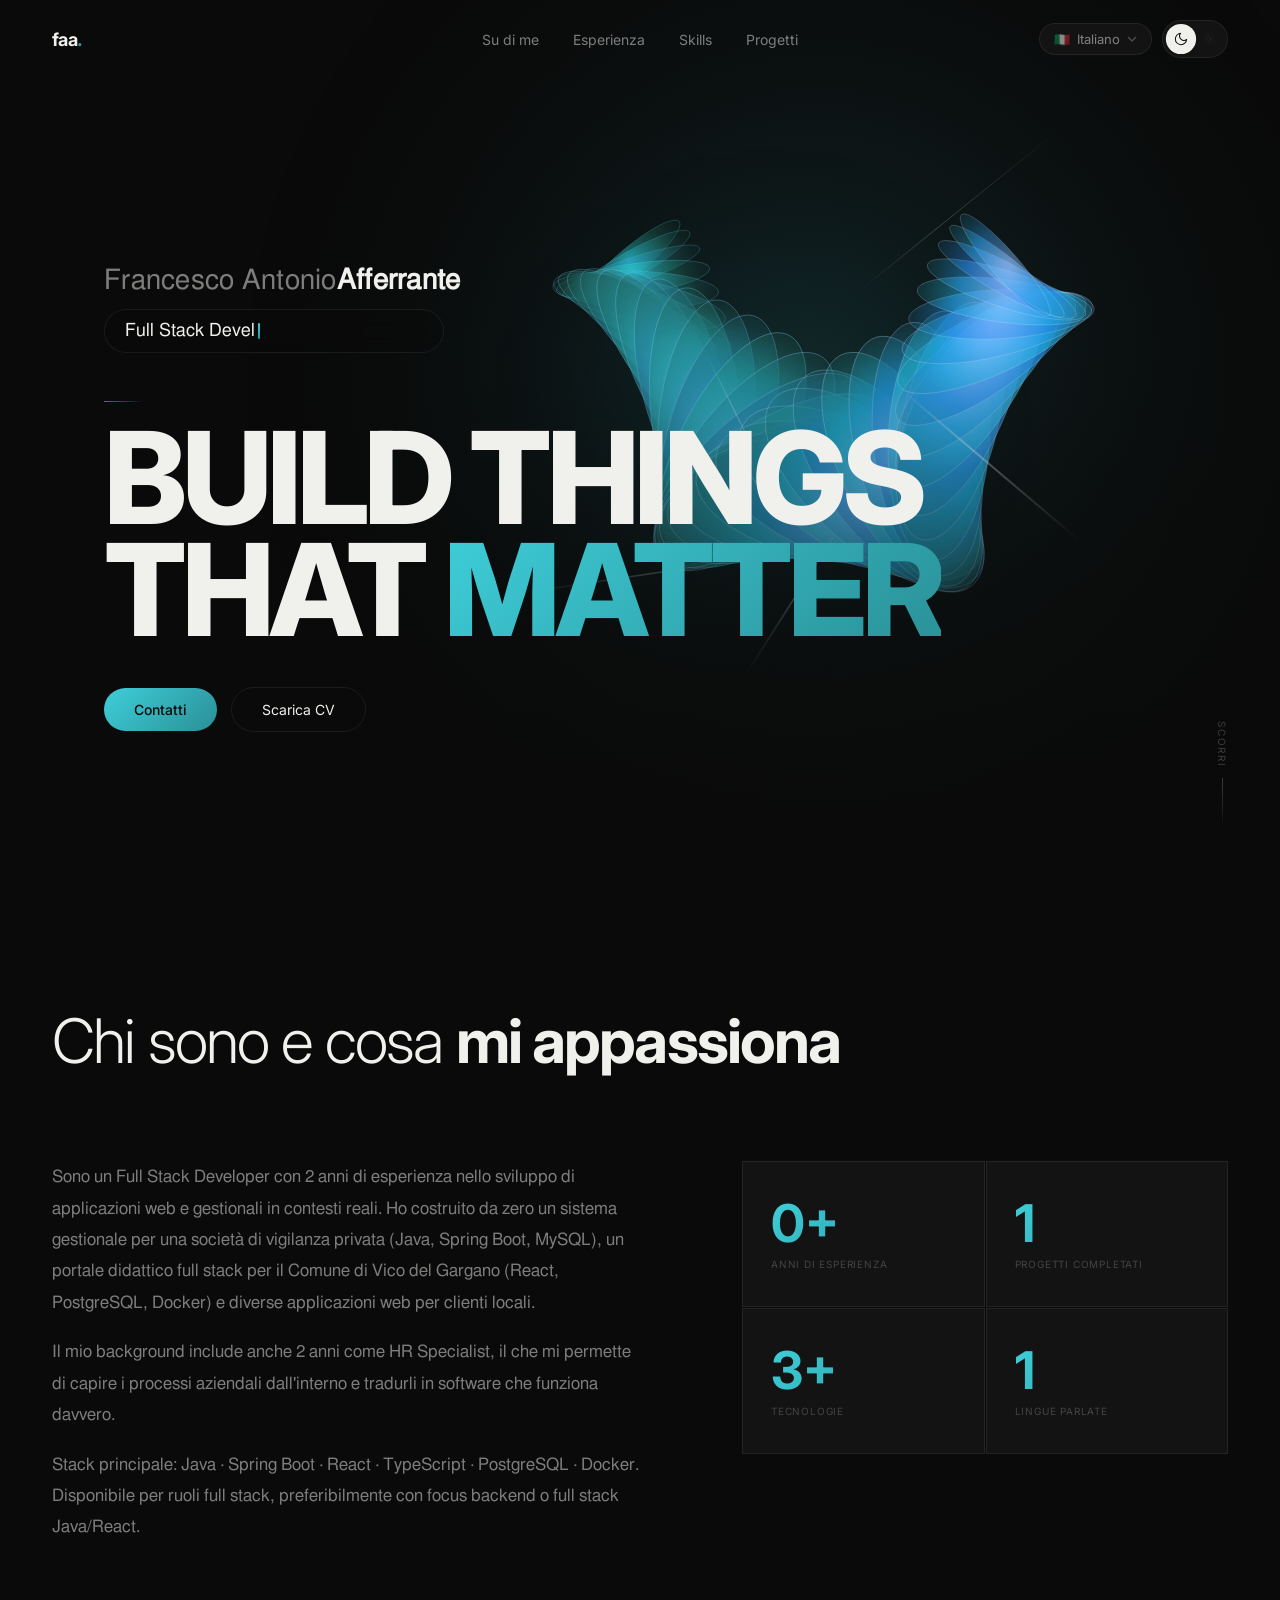
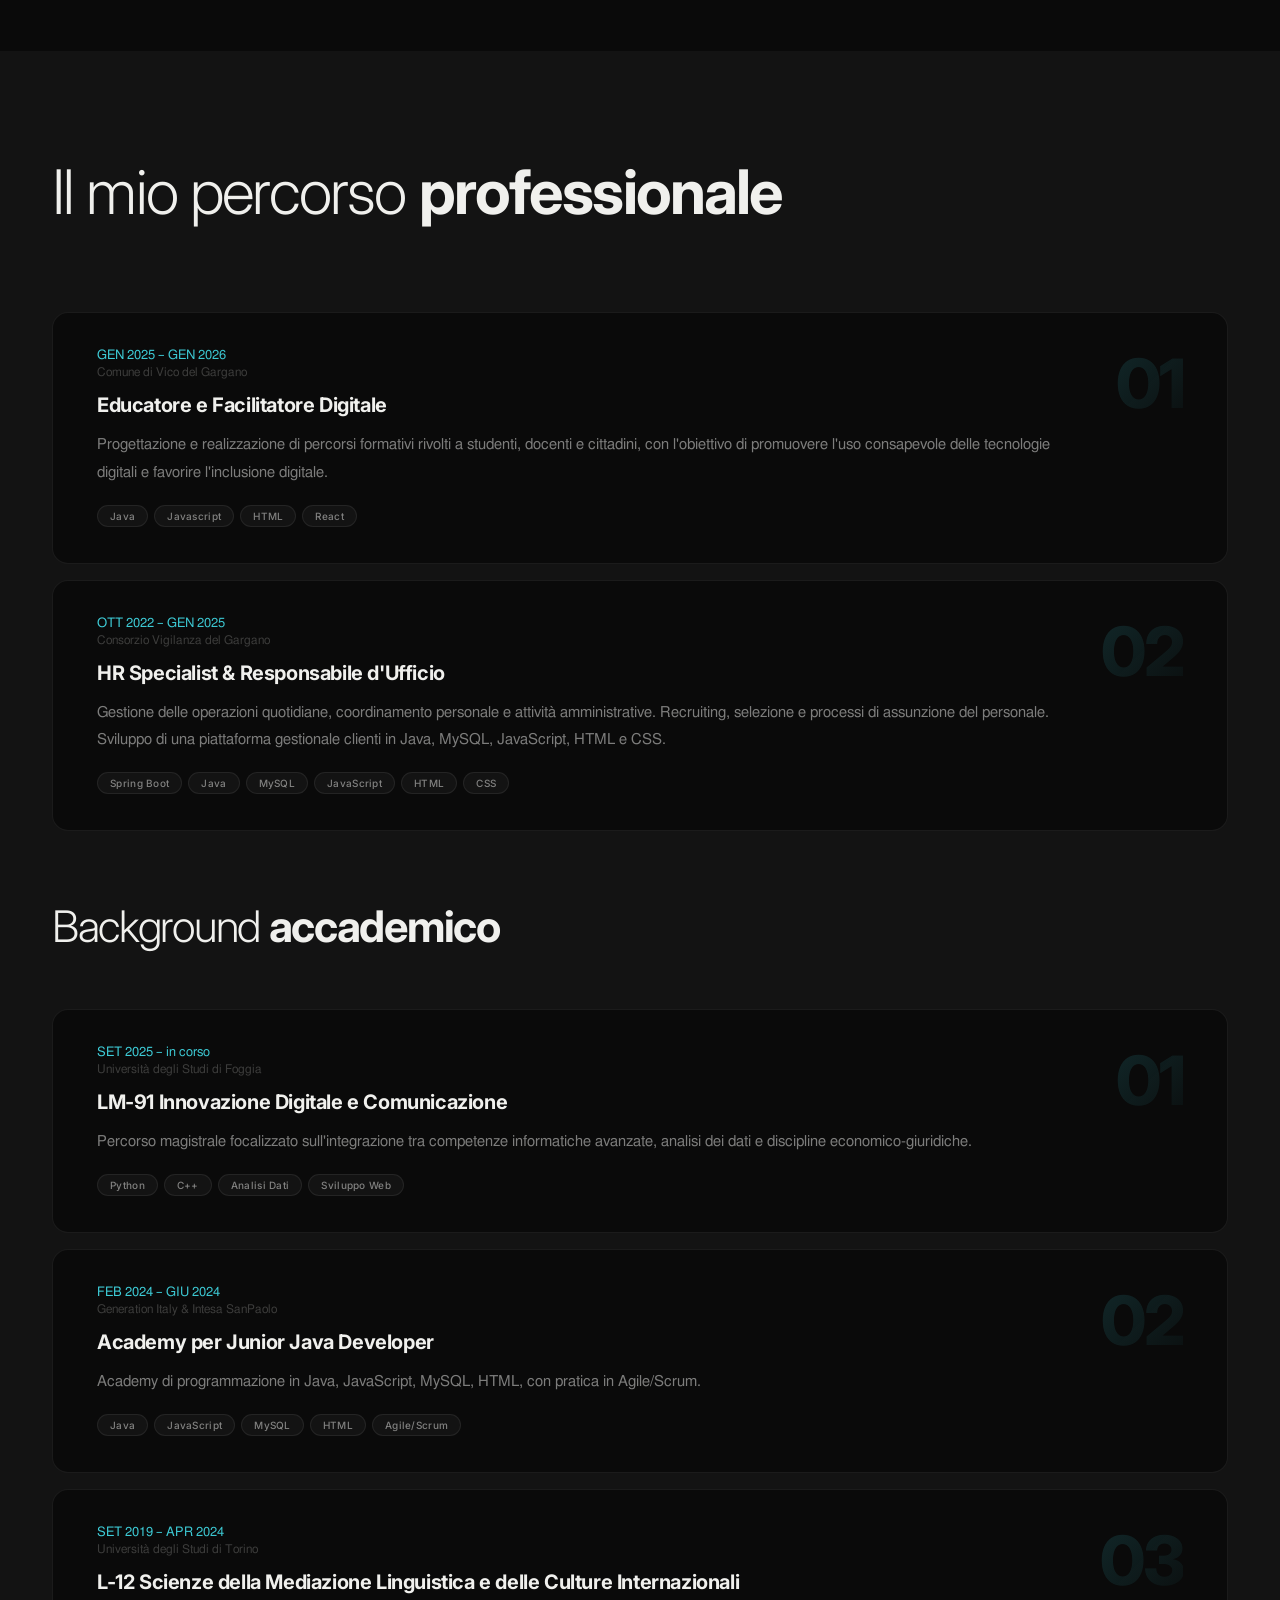
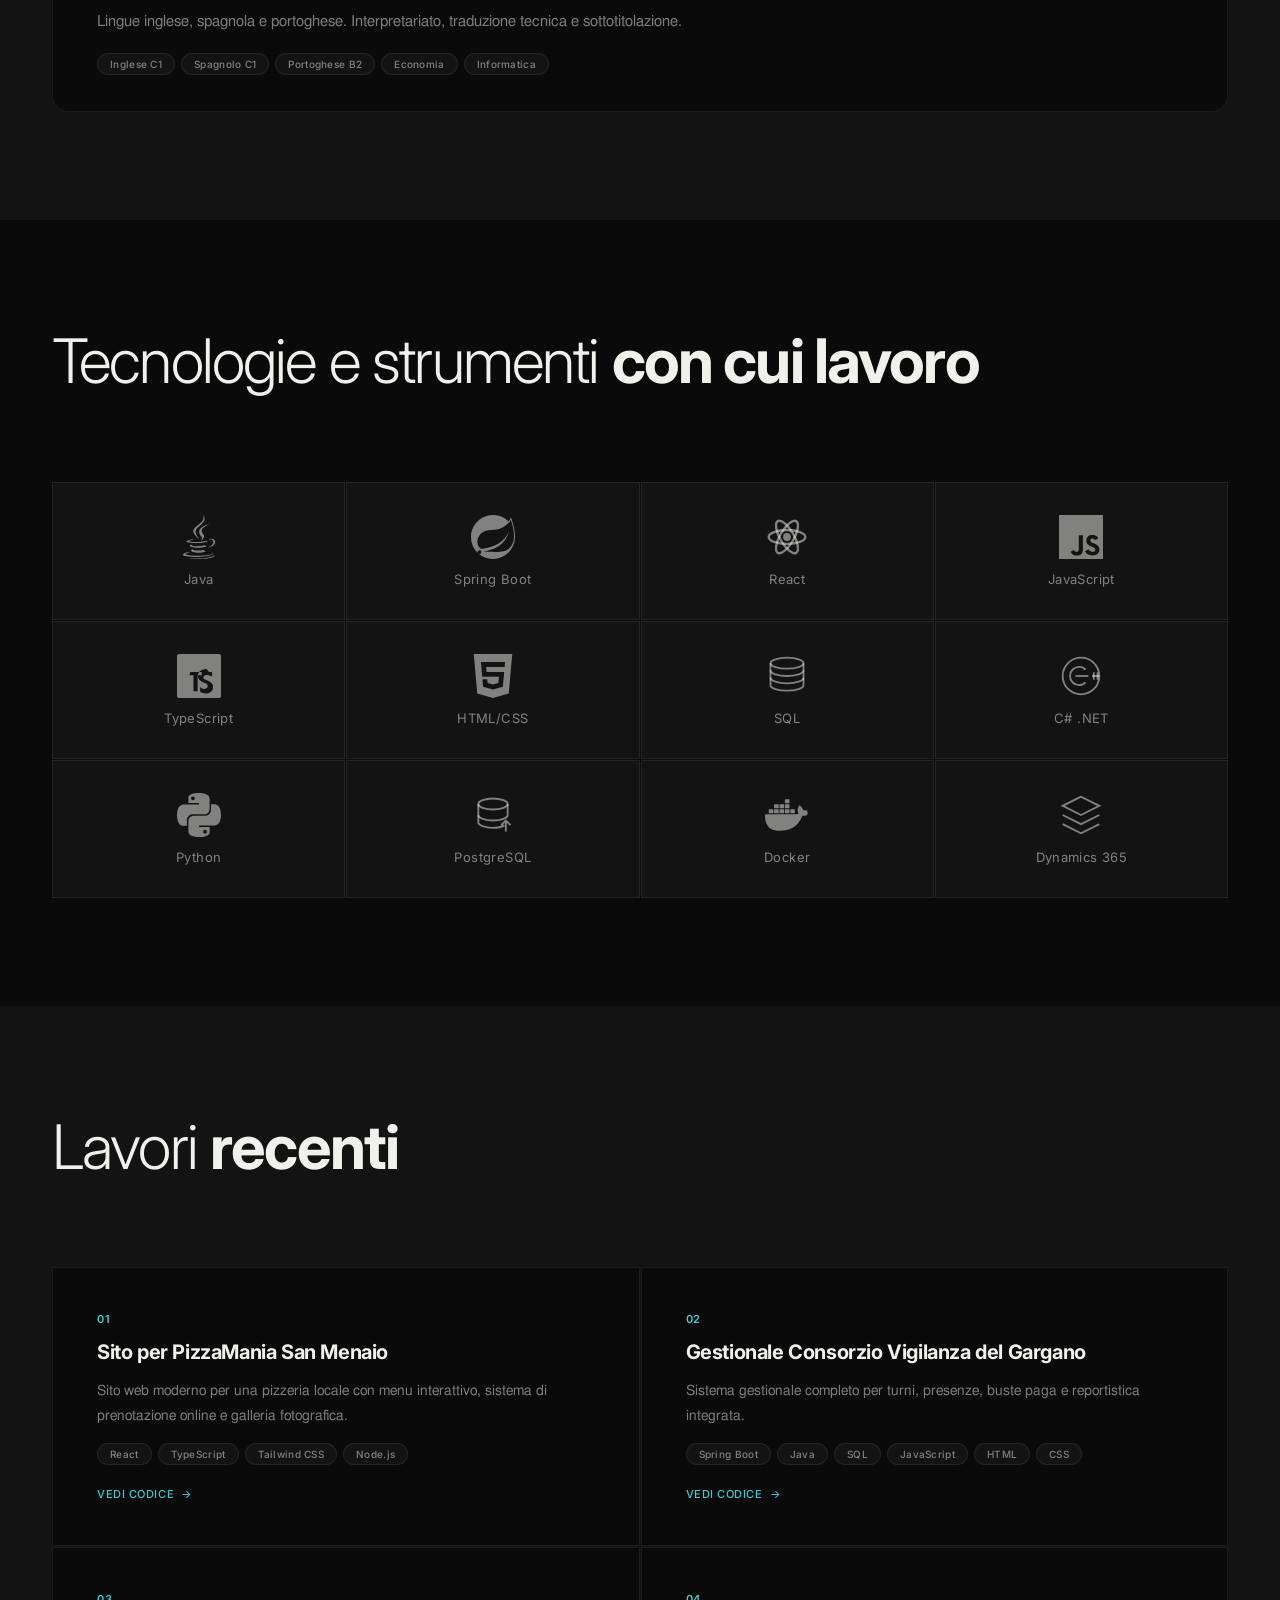
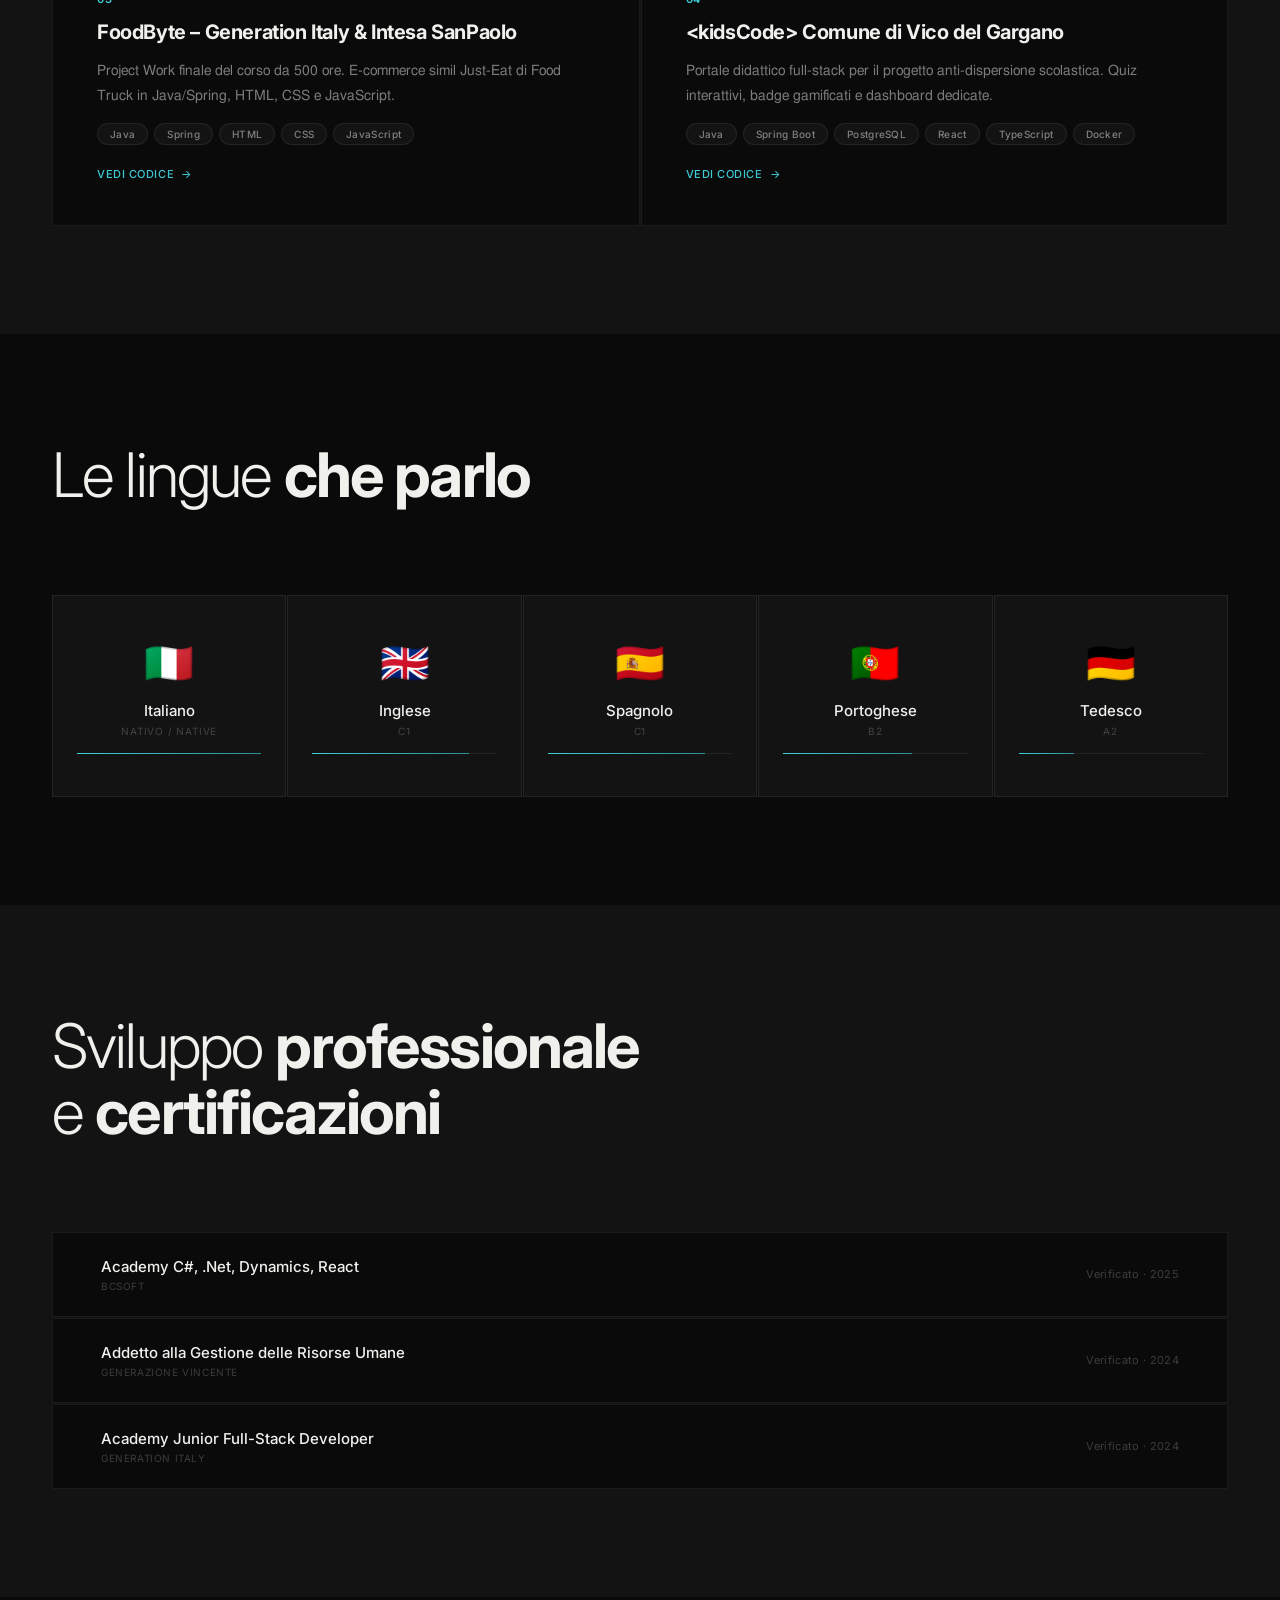
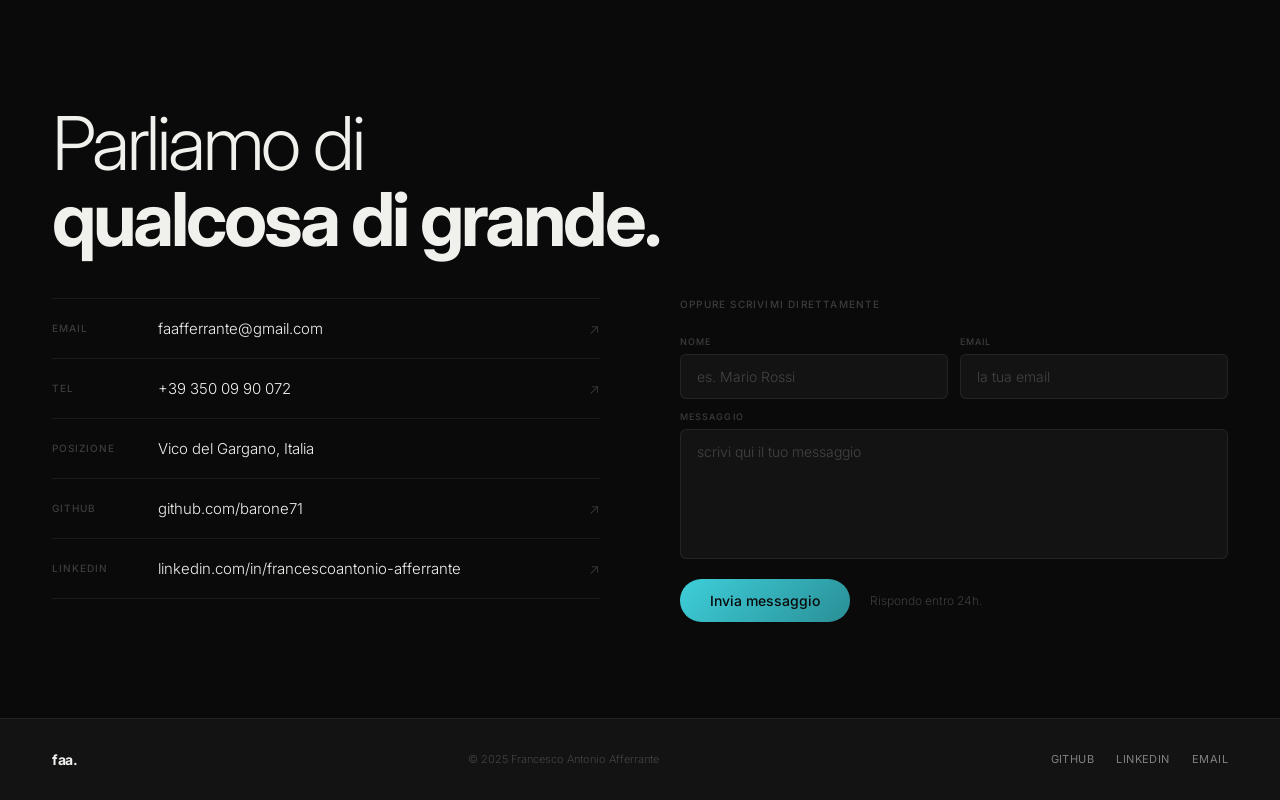
<file: it/index.html>
<!DOCTYPE html>
<html lang="it" data-theme="dark">
<head>
<meta charset="UTF-8"/>
<meta name="viewport" content="width=device-width, initial-scale=1.0"/>
<meta name="description" content="Full Stack Developer con 2 anni di esperienza. Java · Spring Boot · React · TypeScript · PostgreSQL · Docker."/>
<title>Francesco Antonio Afferrante — Full Stack Developer</title>
<meta property="og:title" content="Francesco Antonio Afferrante — Full Stack Developer"/>
<meta property="og:description" content="Full Stack Developer con 2 anni di esperienza. Java · Spring Boot · React · TypeScript · PostgreSQL · Docker."/>
<meta property="og:type" content="website"/>
<meta property="og:url" content="https://faafferrante.netlify.app/it/"/>
<meta name="twitter:card" content="summary_large_image"/>
<link rel="canonical" href="https://faafferrante.netlify.app/it/"/>
<link rel="alternate" hreflang="it" href="https://faafferrante.netlify.app/it/"/>
<link rel="alternate" hreflang="en" href="https://faafferrante.netlify.app/en/"/>
<link rel="alternate" hreflang="es" href="https://faafferrante.netlify.app/es/"/>
<link rel="alternate" hreflang="x-default" href="https://faafferrante.netlify.app/it/"/>
<link rel="icon" href="data:image/svg+xml,<svg xmlns='http://www.w3.org/2000/svg' viewBox='0 0 100 100'><rect width='100' height='100' rx='18' fill='%230a0a0a'/><text x='50' y='68' font-family='Inter,Arial,sans-serif' font-size='38' font-weight='800' fill='%233ecfda' text-anchor='middle' letter-spacing='-2'>faa.</text></svg>"/>
<link rel="preconnect" href="https://fonts.googleapis.com"/>
<link rel="preconnect" href="https://fonts.gstatic.com" crossorigin/>
<link href="https://fonts.googleapis.com/css2?family=Inter:wght@300;400;500;600;700;800;900&family=Crimson+Pro:wght@300;400;600&display=swap" rel="stylesheet"/>
<link rel="stylesheet" href="../assets/style.css"/>
</head>
<body>
<nav id="navbar">
  <div class="nav-logo" onclick="smoothTo('#hero')" role="button" tabindex="0" onkeypress="if(event.key==='Enter')smoothTo('#hero')">faa<em>.</em></div>
  <div class="nav-links">
    <a onclick="smoothTo('#about')" data-t="na">Su di me</a>
    <a onclick="smoothTo('#experience')" data-t="ne">Esperienza</a>
    <a onclick="smoothTo('#skills')" data-t="nsk">Skills</a>
    <a onclick="smoothTo('#projects')" data-t="np">Progetti</a>
  </div>
  <div class="nav-right">
    <div class="lang-wrap" id="langWrap">
      <button class="lang-trigger" id="langTrigger" onclick="toggleLang()">
        <span id="langFlag">🇮🇹</span>
        <span class="lang-trigger-label" id="langLabel">Italiano</span>
        <svg viewBox="0 0 10 6"><path d="M1 1l4 4 4-4"/></svg>
      </button>
      <div class="lang-menu" id="langMenu">
        <button class="lang-option active" onclick="setLang('it')"><span class="lflag">🇮🇹</span>Italiano</button>
        <button class="lang-option" onclick="setLang('en')"><span class="lflag">🇬🇧</span>English</button>
        <button class="lang-option" onclick="setLang('es')"><span class="lflag">🇪🇸</span>Español</button>
      </div>
    </div>
    <div class="mode-pill" onclick="toggleTheme()" title="cambia tema">
      <div class="mode-icon-wrap active" id="moonWrap">
        <svg viewBox="0 0 24 24" stroke-linecap="round" stroke-linejoin="round"><path d="M21 12.79A9 9 0 1 1 11.21 3 7 7 0 0 0 21 12.79z"/></svg>
      </div>
      <div class="mode-icon-wrap" id="sunWrap">
        <svg viewBox="0 0 24 24" stroke-linecap="round" stroke-linejoin="round"><circle cx="12" cy="12" r="4"/><line x1="12" y1="2" x2="12" y2="4"/><line x1="12" y1="20" x2="12" y2="22"/><line x1="4.22" y1="4.22" x2="5.64" y2="5.64"/><line x1="18.36" y1="18.36" x2="19.78" y2="19.78"/><line x1="2" y1="12" x2="4" y2="12"/><line x1="20" y1="12" x2="22" y2="12"/><line x1="4.22" y1="19.78" x2="5.64" y2="18.36"/><line x1="18.36" y1="5.64" x2="19.78" y2="4.22"/></svg>
      </div>
    </div>
  </div>
</nav>
<section id="hero">
  <canvas id="hero-canvas" aria-hidden="true"></canvas>
  <div class="hero-overlay"></div>
  <div class="hero-bottom">
    <div class="hero-intro-block">
      <div class="hero-name-line">Francesco Antonio <strong>Afferrante</strong></div>
      <div class="hero-tw-row">
        <div class="typewriter-pill"><span id="tw-text"></span><span class="typewriter-cursor"></span></div>
      </div>
    </div>
    <div class="hero-divider"></div>
    <h1 class="hero-headline"><span data-t="h1">Build things</span><br><span data-t="h2">that </span><span class="hero-accent" data-t="h2a">matter</span></h1>
    <div class="hero-actions-row">
      <a href="#contact" onclick="smoothTo('#contact');return false;" class="btn-primary" data-t="nc">Contatti</a>
      <a id="cvBtn" class="btn-ghost" data-t="cv">↓ Scarica CV</a>
    </div>
  </div>
  <div class="hero-scroll" data-t="scroll">Scorri</div>
</section>
<section id="about">
  <div class="fade-up section-header"><h2 class="section-title" data-t="at"></h2></div>
  <div class="about-grid">
    <div class="fade-up" style="transition-delay:80ms"><div class="about-text" id="aboutText"></div></div>
    <div class="fade-up" style="transition-delay:160ms"><div class="about-stats" id="aboutStats"></div></div>
  </div>
</section>
<section id="experience">
  <div class="fade-up section-header"><h2 class="section-title" data-t="et"></h2></div>
  <div class="exp-list" id="expList"></div>
  <div style="margin-top:72px">
    <div class="fade-up section-header"><h2 class="section-title" style="font-size:clamp(26px,3.4vw,44px)" data-t="edt"></h2></div>
    <div class="exp-list" id="eduList" style="margin-top:36px"></div>
  </div>
</section>
<section id="skills">
  <div class="fade-up section-header"><h2 class="section-title" data-t="skt"></h2></div>
  <div class="skills-grid" id="skillsGrid"></div>
</section>
<section id="projects">
  <div class="fade-up section-header"><h2 class="section-title" data-t="pt"></h2></div>
  <div class="projects-grid" id="projectsGrid"></div>
</section>
<section id="languages">
  <div class="fade-up section-header"><h2 class="section-title" data-t="lt"></h2></div>
  <div class="lang-grid" id="langGrid"></div>
</section>
<section id="certifications" style="background:var(--bg2)">
  <div class="fade-up section-header"><h2 class="section-title" data-t="ct"></h2></div>
  <div class="cert-list" id="certList"></div>
</section>
<section id="contact">
  <div class="fade-up section-header">
    <p class="contact-big" id="contactBig"></p>
    <div class="contact-layout">
      <div class="contact-row" id="contactLinks"></div>
      <div>
        <div class="contact-form-title" data-t="ft">Oppure scrivimi direttamente</div>
        <div id="formArea">
          <form id="contactForm" onsubmit="submitForm(event)" novalidate>
            <div class="form-row">
              <div class="form-field">
                <label class="form-label" data-t="fn">Nome</label>
                <input class="form-input" type="text" id="fName" placeholder="es. Mario Rossi" required/>
              </div>
              <div class="form-field">
                <label class="form-label" data-t="fe">Email</label>
                <input class="form-input" type="email" id="fEmail" placeholder="la tua email" required/>
              </div>
            </div>
            <div class="form-field form-full" style="margin-bottom:0">
              <label class="form-label" data-t="fm">Messaggio</label>
              <textarea class="form-input" id="fMsg" rows="6" placeholder="scrivi qui il tuo messaggio" required></textarea>
            </div>
            <div class="form-submit-row">
              <button class="btn-primary" type="submit" id="fBtn" data-t="fs">Invia messaggio</button>
              <span class="form-note" id="fNote" data-t="fnote">Rispondo entro 24h.</span>
            </div>
          </form>
        </div>
      </div>
    </div>
  </div>
</section>
<footer>
  <div class="footer-logo">faa.</div>
  <div class="footer-copy">© 2025 Francesco Antonio Afferrante</div>
  <div class="social-links">
    <a href="https://github.com/barone71" target="_blank" rel="noopener noreferrer" class="social-link">GitHub</a>
    <a href="https://www.linkedin.com/in/francescoantonio-afferrante/" target="_blank" rel="noopener noreferrer" class="social-link">LinkedIn</a>
    <a href="mailto:faafferrante@gmail.com" class="social-link">Email</a>
  </div>
</footer>
<script>const LANG='it';</script>
<script src="../assets/app.js"></script>
</body>
</html>
</file>
<file: assets/style.css>
@font-face{font-family:'FreeSans';src:local('FreeSans'),url('../assets/FreeSans.otf') format('opentype');font-weight:normal;font-style:normal;font-display:swap}
:root{--ff:'Inter',-apple-system,BlinkMacSystemFont,sans-serif;--fs:'FreeSans','Crimson Pro','Georgia',serif}
[data-theme="dark"]{--bg:#0a0a0a;--bg2:#131313;--bg3:#1c1c1c;--fg:#f0f0ed;--fg2:rgba(240,240,237,.50);--fg3:rgba(240,240,237,.22);--brd:rgba(255,255,255,.07);--acc-from:#3ecfda;--acc-to:#2a8f96;--acc-fg:#0a0a0a;--scr:#3ecfda;--hero-ov:linear-gradient(to bottom,rgba(10,10,10,0) 0%,rgba(10,10,10,0) 38%,rgba(10,10,10,.75) 82%,rgba(10,10,10,1) 100%)}
[data-theme="light"]{--bg:#f3f2ee;--bg2:#eae9e4;--bg3:#e0dfd9;--fg:#111111;--fg2:rgba(17,17,17,.52);--fg3:rgba(17,17,17,.28);--brd:rgba(0,0,0,.08);--acc-from:#7c3aed;--acc-to:#a855f7;--acc-fg:#fff;--scr:#a855f7;--hero-ov:linear-gradient(to bottom,rgba(243,242,238,0) 0%,rgba(243,242,238,0) 38%,rgba(243,242,238,.78) 82%,rgba(243,242,238,1) 100%)}
*,*::before,*::after{box-sizing:border-box;margin:0;padding:0}
html{scroll-behavior:smooth}
body{background:var(--bg);color:var(--fg);font-family:var(--ff);font-weight:300;overflow-x:hidden;transition:background .75s ease,color .5s ease}
body,nav,section,div,header,footer,span,p,h1,h2,h3,a,button,input,textarea,label{transition:background-color .75s ease,border-color .5s ease,color .5s ease,box-shadow .5s ease}
.fade-up{opacity:0;transform:translateY(28px);transition:opacity .75s ease,transform .75s ease !important}
.fade-up.visible{opacity:1;transform:translateY(0)}
.lang-bar-fill{transition:width 1.5s ease !important}
::-webkit-scrollbar{width:3px}::-webkit-scrollbar-track{background:var(--bg)}::-webkit-scrollbar-thumb{background:var(--scr);border-radius:2px}
@keyframes fadeUp{from{opacity:0;transform:translateY(28px)}to{opacity:1;transform:translateY(0)}}
@keyframes float{0%,100%{transform:translateY(0)}50%{transform:translateY(-6px)}}
@keyframes dropIn{from{opacity:0;transform:translateY(-8px)}to{opacity:1;transform:translateY(0)}}
@keyframes cursorBlink{0%,49%{opacity:1}50%,100%{opacity:0}}
nav{position:fixed;top:0;left:0;right:0;z-index:300;display:grid;grid-template-columns:1fr auto 1fr;align-items:center;padding:20px 52px;background:transparent;transition:background .4s,backdrop-filter .4s}
nav.scrolled{background:color-mix(in srgb,var(--bg) 90%,transparent);backdrop-filter:blur(18px);border-bottom:1px solid var(--brd)}
.nav-logo{font-size:18px;font-weight:700;letter-spacing:-.04em;color:var(--fg);text-decoration:none;cursor:pointer;user-select:none}
.nav-logo em{font-style:normal;background:linear-gradient(135deg,var(--acc-from),var(--acc-to));-webkit-background-clip:text;-webkit-text-fill-color:transparent;background-clip:text}
.nav-links{display:flex;gap:34px;align-items:center;justify-content:center}
.nav-links a{font-size:14px;font-weight:400;color:var(--fg2);text-decoration:none;cursor:pointer;transition:color .2s}
.nav-links a:hover{color:var(--fg)}
.nav-right{display:flex;gap:10px;justify-content:flex-end;align-items:center}
.lang-wrap{position:relative}
.lang-trigger{display:flex;align-items:center;gap:7px;background:var(--bg2);border:1px solid var(--brd);border-radius:100px;padding:7px 14px;cursor:pointer;font-size:13px;font-weight:400;color:var(--fg2);white-space:nowrap;font-family:var(--ff)}
.lang-trigger:hover{border-color:var(--fg3);color:var(--fg)}
.lang-trigger svg{width:10px;height:10px;opacity:.5;transition:transform .2s;fill:none;stroke:currentColor;stroke-width:1.5}
.lang-trigger.open svg{transform:rotate(180deg)}
.lang-menu{position:absolute;top:calc(100% + 8px);right:0;background:var(--bg2);border:1px solid var(--brd);border-radius:10px;overflow:hidden;min-width:140px;animation:dropIn .18s ease;box-shadow:0 8px 32px rgba(0,0,0,.18);z-index:400;display:none}
.lang-menu.open{display:block}
.lang-option{display:flex;align-items:center;gap:10px;padding:11px 16px;font-size:13px;font-weight:400;color:var(--fg2);cursor:pointer;border:none;background:none;width:100%;text-align:left;font-family:var(--ff)}
.lang-option:hover{background:var(--bg3);color:var(--fg)}
.lang-option.active{color:var(--fg);font-weight:500}
.mode-pill{display:flex;align-items:center;background:var(--bg2);border:1px solid var(--brd);border-radius:100px;padding:4px;cursor:pointer;position:relative;overflow:hidden}
.mode-pill:hover{border-color:var(--fg3);box-shadow:0 0 0 3px color-mix(in srgb,var(--acc-from) 12%,transparent)}
.mode-icon-wrap{width:28px;height:28px;border-radius:50%;display:flex;align-items:center;justify-content:center;transition:background .4s cubic-bezier(.34,1.56,.64,1),color .3s ease,transform .4s cubic-bezier(.34,1.56,.64,1)}
.mode-icon-wrap.active{background:var(--fg);color:var(--bg);transform:scale(1.08)}
.mode-icon-wrap:not(.active){color:var(--fg3);transform:scale(.9)}
.mode-icon-wrap svg{width:14px;height:14px;stroke-width:1.6;fill:none;stroke:currentColor;transition:transform .4s cubic-bezier(.34,1.56,.64,1),opacity .3s ease}
.mode-icon-wrap:not(.active) svg{opacity:.4;transform:scale(.85)}
.mode-icon-wrap.active svg{opacity:1;transform:scale(1)}
.nav-contact{display:none}
#hero{height:100vh;min-height:580px;display:flex;flex-direction:column;justify-content:flex-end;position:relative;overflow:hidden;background:var(--bg)}
#hero-canvas{position:absolute;inset:0;width:100%;height:100%;z-index:0}
.hero-overlay{position:absolute;inset:0;z-index:1;background:var(--hero-ov)}
.hero-bottom{position:relative;z-index:2;padding:0 52px 60px;display:flex;flex-direction:column;align-items:flex-start}
.hero-intro-block{display:flex;flex-direction:column;gap:10px;margin-bottom:28px;height:90px;flex-shrink:0;overflow:hidden}
.hero-name-line{font-family:var(--fs);font-size:clamp(18px,2.2vw,28px);font-weight:400;color:var(--fg2);letter-spacing:.01em;line-height:1;height:36px;display:flex;align-items:center;flex-shrink:0}
.hero-name-line strong{color:var(--fg);font-weight:700}
.hero-tw-row{display:flex;align-items:center;gap:10px;height:44px;flex-shrink:0}
.typewriter-pill{display:flex;align-items:center;border:1px solid var(--brd);border-radius:100px;padding:0 20px;font-family:var(--fs);font-size:clamp(14px,1.4vw,18px);font-weight:400;color:var(--fg);background:color-mix(in srgb,var(--bg) 30%,transparent);backdrop-filter:blur(10px);width:340px;max-width:90vw;height:44px;white-space:nowrap;overflow:hidden;flex-shrink:0}
.typewriter-cursor{display:inline-block;width:1.5px;height:.9em;background:linear-gradient(135deg,var(--acc-from),var(--acc-to));margin-left:3px;vertical-align:middle;animation:cursorBlink .75s steps(1) infinite;border-radius:1px}
.hero-divider{width:40px;height:1px;background:linear-gradient(90deg,var(--acc-from),transparent);margin:20px 0;opacity:.6}
.hero-headline{font-size:clamp(52px,10vw,158px);font-weight:800;line-height:.88;letter-spacing:-.04em;text-transform:uppercase;color:var(--fg);animation:fadeUp 1s ease .4s both;margin-bottom:40px}
.hero-accent{background:linear-gradient(135deg,var(--acc-from),var(--acc-to));-webkit-background-clip:text;-webkit-text-fill-color:transparent;background-clip:text}
.hero-actions-row{display:flex;gap:14px;align-items:center;animation:fadeUp 1s ease .6s both}
.hero-scroll{position:absolute;right:52px;bottom:70px;z-index:3;writing-mode:vertical-rl;font-size:10px;font-weight:400;letter-spacing:.18em;color:var(--fg3);text-transform:uppercase;display:flex;align-items:center;gap:10px}
.hero-scroll::after{content:'';width:1px;height:52px;background:linear-gradient(to bottom,var(--fg3),transparent)}
section{padding:108px 52px}
.section-title{font-size:clamp(34px,4.8vw,64px);font-weight:300;line-height:1.06;letter-spacing:-.03em;margin-bottom:20px;color:var(--fg)}
.section-title strong{font-weight:700}
#about{background:var(--bg)}
.about-grid{display:grid;grid-template-columns:1.1fr .9fr;gap:96px;margin-top:64px;align-items:start}
.about-text{font-size:17px;font-weight:400;line-height:1.85;color:var(--fg2);font-family:var(--fs)}
.about-text p+p{margin-top:18px}
.about-stats{display:grid;grid-template-columns:1fr 1fr;gap:1px}
.stat-card{background:var(--bg2);padding:36px 28px;border:1px solid var(--brd);transition:border-color .3s}
.stat-card:hover{border-color:var(--fg3)}
.stat-num{font-size:52px;font-weight:700;line-height:1;margin-bottom:8px;background:linear-gradient(135deg,var(--acc-from),var(--acc-to));-webkit-background-clip:text;-webkit-text-fill-color:transparent;background-clip:text}
.stat-label{font-size:10px;font-weight:400;color:var(--fg3);text-transform:uppercase;letter-spacing:.08em}
#experience{background:var(--bg2)}
.exp-list{margin-top:64px;display:flex;flex-direction:column;gap:16px}
.exp-item{background:var(--bg);border:1px solid var(--brd);border-radius:16px;padding:36px 44px;display:grid;grid-template-columns:1fr auto;gap:20px 40px;align-items:start;position:relative;overflow:hidden;transition:border-color .35s,box-shadow .35s,transform .35s}
.exp-item::before{content:'';position:absolute;left:0;top:0;bottom:0;width:3px;background:linear-gradient(to bottom,var(--acc-from),var(--acc-to));border-radius:16px 0 0 16px;opacity:0;transition:opacity .35s}
.exp-item:hover{border-color:rgba(62,207,218,.32);box-shadow:0 8px 40px rgba(62,207,218,.09);transform:translateY(-2px)}
.exp-item:hover::before{opacity:1}
[data-theme="light"] .exp-item:hover{border-color:rgba(124,58,237,.28);box-shadow:0 8px 40px rgba(124,58,237,.08)}
.exp-date{font-size:13px;font-weight:300;font-family:var(--fs);background:linear-gradient(135deg,var(--acc-from),var(--acc-to));-webkit-background-clip:text;-webkit-text-fill-color:transparent;background-clip:text}
.exp-company{font-size:12px;font-weight:300;color:var(--fg3);margin-top:3px;font-family:var(--fs)}
.exp-role{font-size:20px;font-weight:700;margin:14px 0 13px;line-height:1.25;color:var(--fg);letter-spacing:-.02em}
.exp-desc{font-size:15px;font-weight:400;line-height:1.85;color:var(--fg2);font-family:var(--fs)}
.exp-tags{display:flex;flex-wrap:wrap;gap:6px;margin-top:18px}
.tag{font-size:10px;font-weight:500;padding:4px 12px;border:1px solid var(--brd);border-radius:100px;color:var(--fg2);background:var(--bg2);letter-spacing:.03em}
.exp-num{font-size:68px;font-weight:800;line-height:1;text-align:right;letter-spacing:-.04em;background:linear-gradient(135deg,rgba(62,207,218,.15),rgba(42,143,150,.05));-webkit-background-clip:text;-webkit-text-fill-color:transparent;background-clip:text;align-self:start}
[data-theme="light"] .exp-num{background:linear-gradient(135deg,rgba(124,58,237,.13),rgba(168,85,247,.05));-webkit-background-clip:text;-webkit-text-fill-color:transparent;background-clip:text}
#skills{background:var(--bg)}
.skills-grid{margin-top:64px;display:grid;grid-template-columns:repeat(4,1fr);gap:1px}
.skill-card{background:var(--bg2);border:1px solid var(--brd);padding:32px 24px;display:flex;flex-direction:column;align-items:center;gap:12px;text-align:center;cursor:default;transition:border-color .3s,background .3s,box-shadow .3s,transform .3s}
.skill-card:hover{border-color:rgba(62,207,218,.45);background:rgba(62,207,218,.04);box-shadow:0 4px 28px rgba(62,207,218,.1);transform:translateY(-3px)}
[data-theme="light"] .skill-card:hover{border-color:rgba(124,58,237,.4);background:rgba(124,58,237,.04);box-shadow:0 4px 28px rgba(124,58,237,.1)}
.skill-icon-svg{width:44px;height:44px;color:var(--fg2);transition:color .3s,filter .3s;display:flex;align-items:center;justify-content:center}
.skill-icon-svg svg{width:100%;height:100%}
.skill-icon-svg svg:not([data-stroke]) path,
.skill-icon-svg svg:not([data-stroke]) circle,
.skill-icon-svg svg:not([data-stroke]) rect,
.skill-icon-svg svg:not([data-stroke]) polygon,
.skill-icon-svg svg:not([data-stroke]) ellipse{fill:currentColor;stroke:none}
.skill-icon-svg svg[data-stroke] *{fill:none !important;stroke:currentColor !important}
.skill-icon-svg svg[data-stroke] circle{fill:currentColor !important;stroke:none !important}
.skill-card:hover .skill-icon-svg{color:#3ecfda;filter:drop-shadow(0 0 8px rgba(62,207,218,.5))}
[data-theme="light"] .skill-card:hover .skill-icon-svg{color:#7c3aed;filter:drop-shadow(0 0 8px rgba(124,58,237,.4))}
.skill-name{font-size:13px;font-weight:400;color:var(--fg2);letter-spacing:.03em;transition:color .3s}
.skill-card:hover .skill-name{color:var(--fg)}
#projects{background:var(--bg2)}
.projects-grid{margin-top:64px;display:grid;grid-template-columns:1fr 1fr;grid-auto-rows:1fr;gap:1px}
.project-card{background:var(--bg);border:1px solid var(--brd);padding:44px;display:flex;flex-direction:column;gap:14px;height:100%;position:relative;overflow:hidden;transition:border-color .35s,box-shadow .35s,transform .35s}
.project-card::before{content:'';position:absolute;top:0;left:0;right:0;height:2px;background:linear-gradient(90deg,var(--acc-from),var(--acc-to));opacity:0;transition:opacity .35s}
.project-card:hover{border-color:rgba(62,207,218,.4);box-shadow:0 8px 40px rgba(62,207,218,.1);transform:translateY(-3px)}
.project-card:hover::before{opacity:1}
[data-theme="light"] .project-card:hover{border-color:rgba(124,58,237,.35);box-shadow:0 8px 40px rgba(124,58,237,.09)}
.project-num{font-size:11px;font-weight:600;letter-spacing:.08em;background:linear-gradient(135deg,var(--acc-from),var(--acc-to));-webkit-background-clip:text;-webkit-text-fill-color:transparent;background-clip:text}
.project-title{font-size:20px;font-weight:700;line-height:1.25;color:var(--fg);letter-spacing:-.02em}
.project-desc{font-size:14px;font-weight:400;line-height:1.8;color:var(--fg2);flex:1;font-family:var(--fs)}
.project-tags{display:flex;flex-wrap:wrap;gap:6px;margin-top:auto}
.project-link{font-size:11px;font-weight:500;text-decoration:none;display:inline-flex;align-items:center;gap:7px;letter-spacing:.05em;text-transform:uppercase;transition:gap .2s,opacity .2s;margin-top:8px;background:linear-gradient(135deg,var(--acc-from),var(--acc-to));-webkit-background-clip:text;-webkit-text-fill-color:transparent;background-clip:text}
.project-link:hover{gap:12px;opacity:.75}
.project-link::after{content:'→'}
#languages{background:var(--bg)}
.lang-grid{margin-top:64px;display:grid;grid-template-columns:repeat(5,1fr);gap:1px}
.lang-card{background:var(--bg2);border:1px solid var(--brd);padding:42px 24px;text-align:center;transition:border-color .3s}
.lang-card:hover{border-color:var(--fg3)}
.lang-flag{font-size:40px;margin-bottom:14px;display:block;animation:float 4s ease-in-out infinite}
.lang-name{font-size:15px;font-weight:500;margin-bottom:5px;color:var(--fg)}
.lang-level{font-size:10px;font-weight:400;color:var(--fg3);text-transform:uppercase;letter-spacing:.08em}
.lang-bar{margin-top:16px;height:1px;background:var(--brd)}
.lang-bar-fill{height:100%;background:linear-gradient(90deg,var(--acc-from),var(--acc-to));width:0%}
#certifications{background:var(--bg2)}
.cert-list{margin-top:64px;display:flex;flex-direction:column;gap:1px}
.cert-item{background:var(--bg);border:1px solid var(--brd);padding:24px 48px;display:flex;align-items:center;justify-content:space-between;transition:border-color .3s}
.cert-item:hover{border-color:var(--fg3)}
.cert-name{font-size:15px;font-weight:500;margin-bottom:4px;color:var(--fg)}
.cert-org{font-size:10px;font-weight:400;color:var(--fg3);text-transform:uppercase;letter-spacing:.06em}
.cert-badge{font-size:11px;font-weight:400;color:var(--fg3);letter-spacing:.03em}
.btn-primary{background:linear-gradient(135deg,var(--acc-from),var(--acc-to));color:var(--acc-fg);border:none;padding:13px 30px;border-radius:100px;font-family:var(--ff);font-size:14px;font-weight:500;cursor:pointer;text-decoration:none;display:inline-block;transition:opacity .2s,transform .2s}
.btn-primary:hover{opacity:.85;transform:scale(1.03)}
.btn-ghost{background:transparent;color:var(--fg);border:1px solid var(--brd);padding:13px 30px;border-radius:100px;font-family:var(--ff);font-size:14px;font-weight:400;cursor:pointer;text-decoration:none;display:inline-block;transition:border-color .2s}
.btn-ghost:hover{border-color:var(--fg2)}
footer{background:var(--bg2);border-top:1px solid var(--brd);padding:32px 52px;display:flex;align-items:center;justify-content:space-between}
.footer-logo{font-size:14px;font-weight:700;letter-spacing:-.03em;color:var(--fg)}
.footer-copy{font-size:11px;font-weight:300;color:var(--fg3)}
.social-links{display:flex;gap:22px}
.social-link{font-size:11px;font-weight:400;color:var(--fg2);text-decoration:none;letter-spacing:.04em;text-transform:uppercase;transition:color .2s}
.social-link:hover{color:var(--fg)}
#contact{background:var(--bg);padding:108px 52px 92px}
.contact-layout{display:grid;grid-template-columns:1fr 1fr;gap:80px;align-items:start}
.contact-big{font-size:clamp(36px,5.8vw,86px);font-weight:300;letter-spacing:-.04em;line-height:1.03;color:var(--fg);margin-bottom:40px;display:block}
.contact-big strong{font-weight:700}
[data-theme="light"] .contact-big{font-weight:400}
.contact-row{border-top:1px solid var(--brd)}
.contact-line{display:flex;align-items:center;padding:20px 0;border-bottom:1px solid var(--brd);gap:20px}
.contact-line-label{font-size:10px;font-weight:500;color:var(--fg3);text-transform:uppercase;letter-spacing:.1em;width:86px;flex-shrink:0}
.contact-line-val{font-size:15px;font-weight:300;color:var(--fg);text-decoration:none;flex:1;transition:color .2s}
.contact-line-val:hover{color:var(--fg2)}
.contact-line-arrow{color:var(--fg3);font-size:14px}
.contact-form-block{margin-top:0}
.contact-form-title{font-size:10px;font-weight:500;color:var(--fg3);text-transform:uppercase;letter-spacing:.12em;margin-bottom:26px}
.form-row{display:grid;grid-template-columns:1fr 1fr;gap:12px;margin-bottom:12px}
.form-field{display:flex;flex-direction:column;gap:7px}
.form-label{font-size:9px;font-weight:500;color:var(--fg3);text-transform:uppercase;letter-spacing:.12em}
.form-input{background:var(--bg2);border:1px solid var(--brd);border-radius:6px;padding:13px 16px;color:var(--fg);font-family:var(--ff);font-size:14px;font-weight:300;outline:none;transition:border-color .2s;resize:none}
.form-input:focus{border-color:var(--fg3)}
.form-input::placeholder{color:var(--fg3)}
.form-full{grid-column:1/-1}
.form-submit-row{margin-top:20px;display:flex;align-items:center;gap:20px}
.form-note{font-size:12px;font-weight:300;color:var(--fg3)}
.form-error{font-size:12px;color:var(--acc-from);font-weight:300}
.form-success{display:flex;align-items:flex-start;gap:14px;padding:28px 24px;border:1px solid rgba(62,207,218,.3);border-radius:12px;background:rgba(62,207,218,.05)}
[data-theme="light"] .form-success{border-color:rgba(124,58,237,.3);background:rgba(124,58,237,.05)}
.form-success-icon{font-size:20px;font-weight:700;background:linear-gradient(135deg,var(--acc-from),var(--acc-to));-webkit-background-clip:text;-webkit-text-fill-color:transparent;background-clip:text;flex-shrink:0}
.form-success p{font-size:15px;font-weight:400;color:var(--fg2);font-family:var(--fs);line-height:1.6}
/* sticky section titles */
.section-header{position:sticky;top:72px;z-index:10;background:var(--bg);padding-top:16px;margin-top:-16px;padding-bottom:4px;box-shadow:0 8px 0 0 var(--bg)}
#experience .section-header,#certifications .section-header,#projects .section-header{background:var(--bg2);box-shadow:0 8px 0 0 var(--bg2)}
@media(prefers-reduced-motion:reduce){#hero-canvas{display:none}.fade-up{opacity:1;transform:none;transition:none}.lang-bar-fill{transition:none}.lang-flag{animation:none}*,*::before,*::after{transition:none!important;animation:none!important}}
@media(max-width:1200px) and (min-width:901px){section{padding:88px 40px}.hero-bottom{padding:0 40px 52px}.about-grid{gap:60px}.skills-grid{grid-template-columns:repeat(3,1fr)}.lang-grid{grid-template-columns:repeat(3,1fr)}}
@media(max-width:900px){.section-header{position:static!important;top:auto!important;box-shadow:none!important;padding-top:0!important;margin-top:0!important}.lang-trigger-label{display:none}.lang-trigger{padding:7px 10px;gap:4px}.lang-trigger svg{display:none}nav{grid-template-columns:auto 1fr auto;gap:8px;padding:14px 18px}.nav-links{display:none}.nav-right{gap:6px}section{padding:76px 20px}#hero .hero-bottom{align-items:center;text-align:center;padding:0 20px 44px}.hero-intro-block{align-items:center}.hero-tw-row{justify-content:center}.hero-divider{margin:20px auto}.hero-actions-row{justify-content:center}.hero-scroll{display:none}.hero-headline{font-size:44px;margin-bottom:28px}.section-title{text-align:center}.about-grid{grid-template-columns:1fr;gap:36px}.about-text{text-align:center}.exp-item{grid-template-columns:1fr}.exp-num{display:none}.skills-grid{grid-template-columns:repeat(2,1fr)}.projects-grid{grid-template-columns:1fr;gap:0}.lang-grid{grid-template-columns:repeat(2,1fr)}.contact-layout{grid-template-columns:1fr;gap:48px}#contact{padding:76px 20px 68px}.contact-big{font-size:36px}.form-row{grid-template-columns:1fr}footer{flex-direction:column;gap:16px;text-align:center}}
</file>
